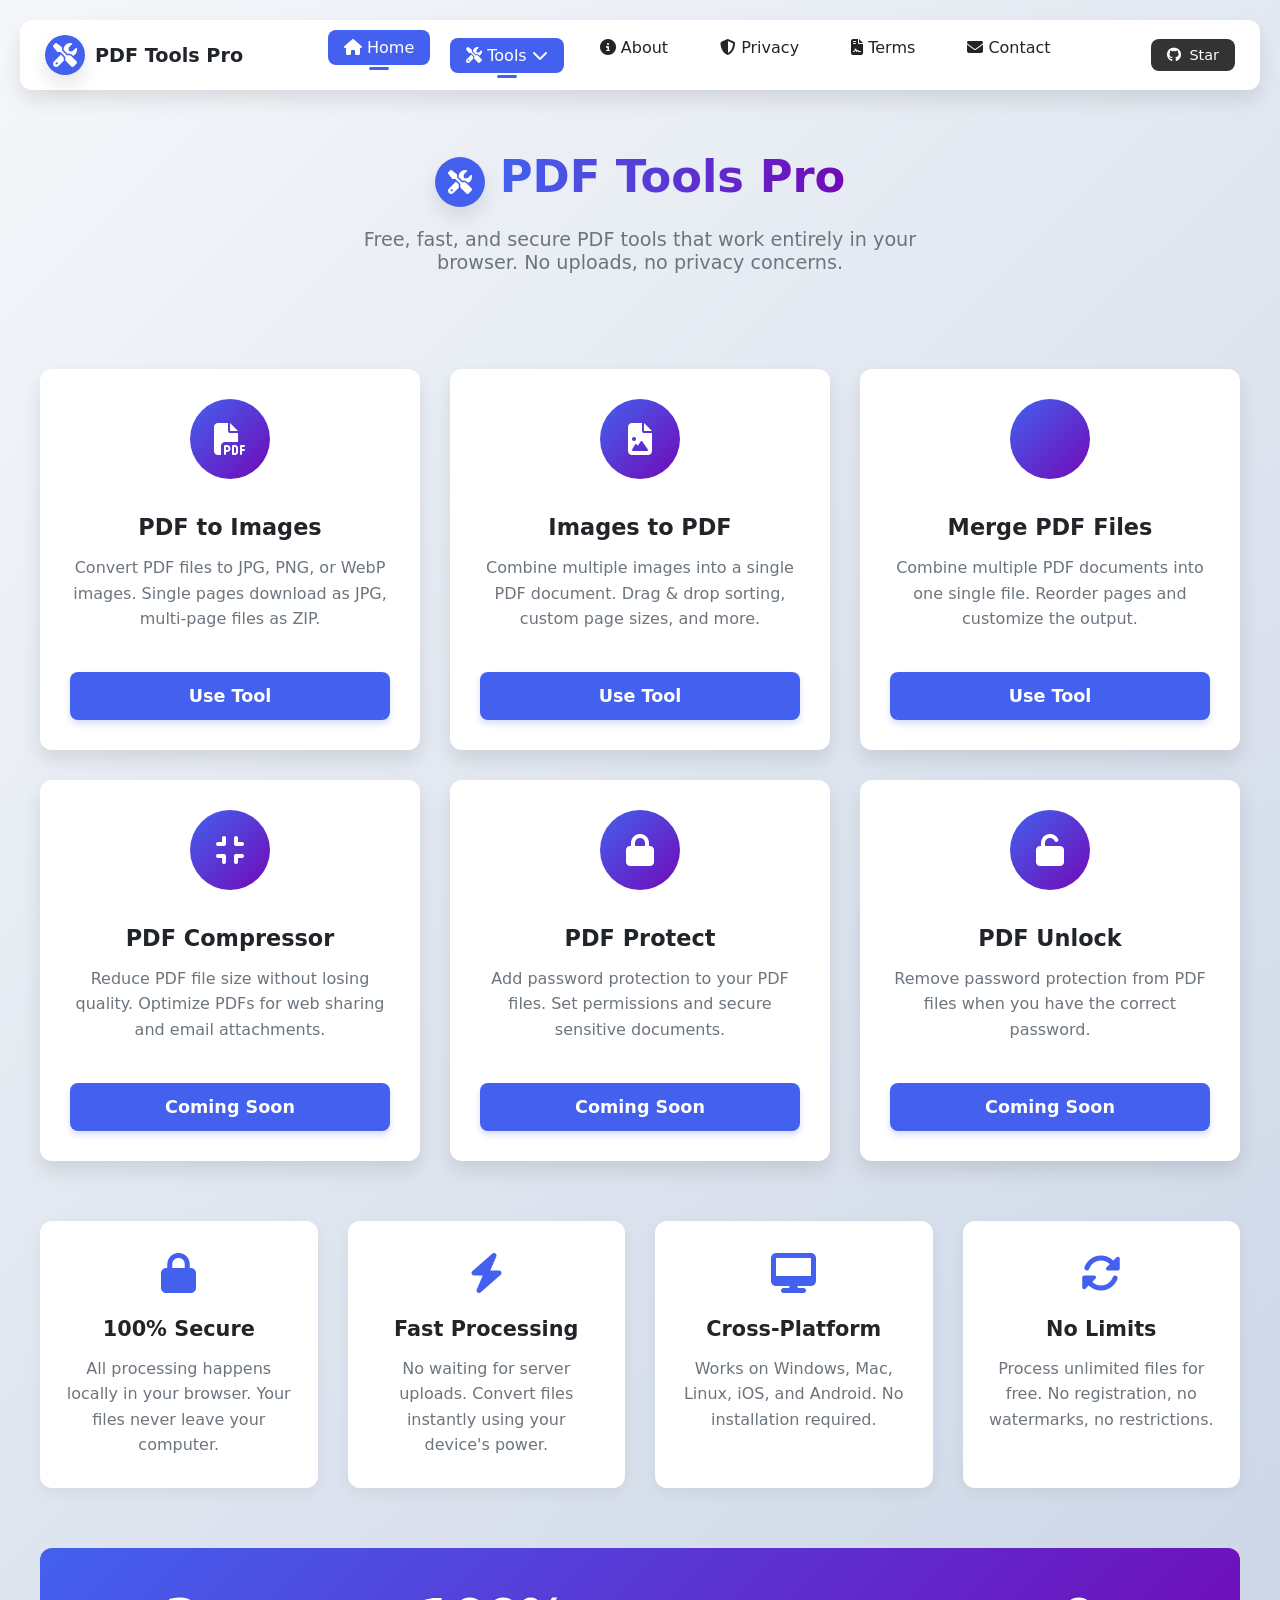
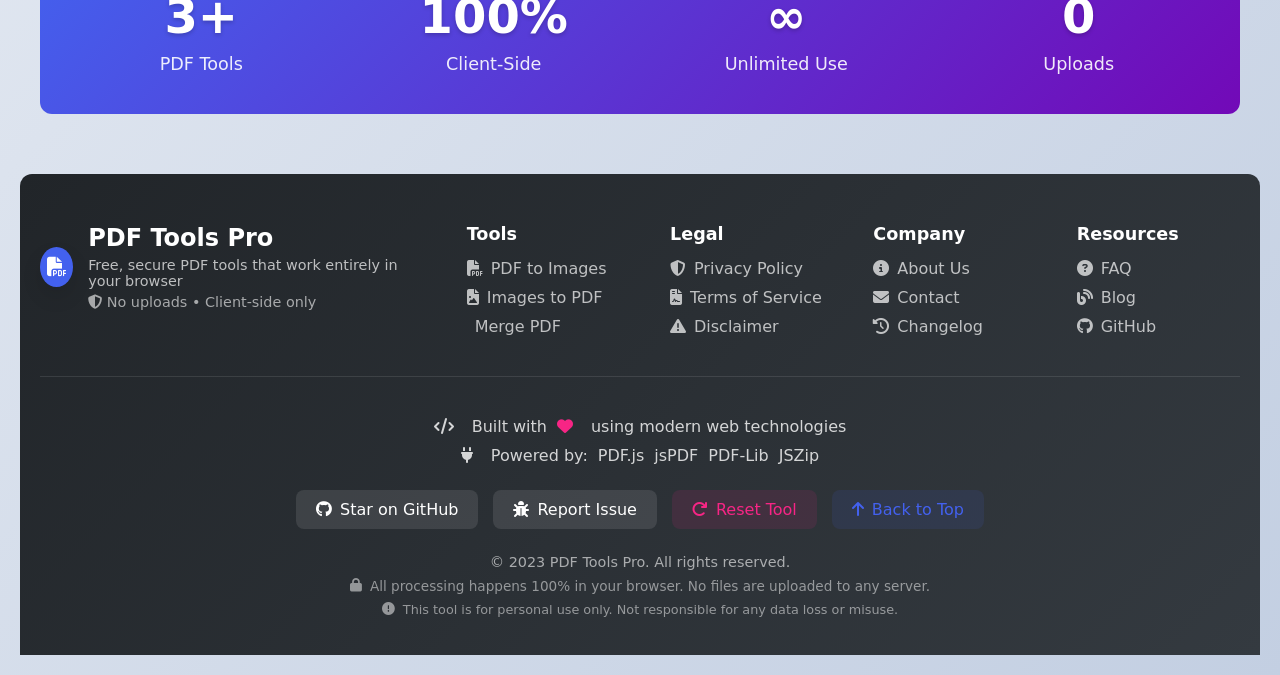
<file: index.html>
<!DOCTYPE html>
<html lang="en">
<head>
    <meta charset="UTF-8">
    <meta name="viewport" content="width=device-width, initial-scale=1.0">
    <title>PDF Tools Pro | Free Online PDF Converter</title>
    <link rel="stylesheet" href="https://cdnjs.cloudflare.com/ajax/libs/font-awesome/6.4.0/css/all.min.css">
    <link rel="stylesheet" href="style.css">
    <link rel="icon" href="assets/images/favicon.ico" type="image/x-icon">
</head>
<body>
    <div id="navigation-container"></div>
    
    <div class="container">
        <header>
            <div class="logo">
                <div class="logo-icon">
                    <i class="fas fa-tools"></i>
                </div>
                <h1>PDF Tools Pro</h1>
            </div>
            <p class="tagline">Free, fast, and secure PDF tools that work entirely in your browser. No uploads, no privacy concerns.</p>
        </header>

        <main>
            <div class="tools-grid">
                <a href="pdf-to-images.html" class="tool-card">
                    <div class="tool-icon">
                        <i class="fas fa-file-pdf"></i>
                    </div>
                    <h3>PDF to Images</h3>
                    <p>Convert PDF files to JPG, PNG, or WebP images. Single pages download as JPG, multi-page files as ZIP.</p>
                    <div class="btn" style="margin-top: 20px;">Use Tool</div>
                </a>
                
                <a href="image-to-pdf.html" class="tool-card">
                    <div class="tool-icon">
                        <i class="fas fa-file-image"></i>
                    </div>
                    <h3>Images to PDF</h3>
                    <p>Combine multiple images into a single PDF document. Drag & drop sorting, custom page sizes, and more.</p>
                    <div class="btn" style="margin-top: 20px;">Use Tool</div>
                </a>
                
                <a href="tools/merge-pdf.html" class="tool-card">
                    <div class="tool-icon">
                        <i class="fas fa-merge"></i>
                    </div>
                    <h3>Merge PDF Files</h3>
                    <p>Combine multiple PDF documents into one single file. Reorder pages and customize the output.</p>
                    <div class="btn" style="margin-top: 20px;">Use Tool</div>
                </a>
                
                <a href="#" class="tool-card">
                    <div class="tool-icon">
                        <i class="fas fa-compress"></i>
                    </div>
                    <h3>PDF Compressor</h3>
                    <p>Reduce PDF file size without losing quality. Optimize PDFs for web sharing and email attachments.</p>
                    <div class="btn" style="margin-top: 20px;">Coming Soon</div>
                </a>
                
                <a href="#" class="tool-card">
                    <div class="tool-icon">
                        <i class="fas fa-lock"></i>
                    </div>
                    <h3>PDF Protect</h3>
                    <p>Add password protection to your PDF files. Set permissions and secure sensitive documents.</p>
                    <div class="btn" style="margin-top: 20px;">Coming Soon</div>
                </a>
                
                <a href="#" class="tool-card">
                    <div class="tool-icon">
                        <i class="fas fa-unlock"></i>
                    </div>
                    <h3>PDF Unlock</h3>
                    <p>Remove password protection from PDF files when you have the correct password.</p>
                    <div class="btn" style="margin-top: 20px;">Coming Soon</div>
                </a>
            </div>
            
            <div class="features" style="margin-top: 60px;">
                <div class="feature-card">
                    <div class="feature-icon">
                        <i class="fas fa-lock"></i>
                    </div>
                    <h3>100% Secure</h3>
                    <p>All processing happens locally in your browser. Your files never leave your computer.</p>
                </div>
                
                <div class="feature-card">
                    <div class="feature-icon">
                        <i class="fas fa-bolt"></i>
                    </div>
                    <h3>Fast Processing</h3>
                    <p>No waiting for server uploads. Convert files instantly using your device's power.</p>
                </div>
                
                <div class="feature-card">
                    <div class="feature-icon">
                        <i class="fas fa-desktop"></i>
                    </div>
                    <h3>Cross-Platform</h3>
                    <p>Works on Windows, Mac, Linux, iOS, and Android. No installation required.</p>
                </div>
                
                <div class="feature-card">
                    <div class="feature-icon">
                        <i class="fas fa-sync-alt"></i>
                    </div>
                    <h3>No Limits</h3>
                    <p>Process unlimited files for free. No registration, no watermarks, no restrictions.</p>
                </div>
            </div>
            
            <div class="stats" style="margin-top: 60px;">
                <div class="stat-item">
                    <div class="stat-value">3+</div>
                    <div class="stat-label">PDF Tools</div>
                </div>
                <div class="stat-item">
                    <div class="stat-value">100%</div>
                    <div class="stat-label">Client-Side</div>
                </div>
                <div class="stat-item">
                    <div class="stat-value">∞</div>
                    <div class="stat-label">Unlimited Use</div>
                </div>
                <div class="stat-item">
                    <div class="stat-value">0</div>
                    <div class="stat-label">Uploads</div>
                </div>
            </div>
        </main>
    </div>
    
    <div id="footer-container"></div>

    <script>
        // Load navigation
        fetch('components/navigation.html')
            .then(response => {
                if (!response.ok) throw new Error('Network response was not ok');
                return response.text();
            })
            .then(data => {
                document.getElementById('navigation-container').innerHTML = data;
                // Update active link for home page
                const links = document.querySelectorAll('.nav-link');
                links.forEach(link => link.classList.remove('active'));
                
                // Set active for home if on index page
                const currentPath = window.location.pathname;
                if (currentPath.endsWith('index.html') || currentPath.endsWith('/')) {
                    links.forEach(link => {
                        if (link.href.includes('index.html') || link.getAttribute('href') === '/') {
                            link.classList.add('active');
                        }
                    });
                }
            })
            .catch(error => {
                console.error('Error loading navigation:', error);
                // Fallback navigation
                document.getElementById('navigation-container').innerHTML = `
                    <nav class="navbar">
                        <a href="/" class="nav-brand">
                            <div class="logo-icon"><i class="fas fa-tools"></i></div>
                            PDF Tools Pro
                        </a>
                    </nav>`;
            });
        
        // Load footer
        fetch('components/footer.html')
            .then(response => {
                if (!response.ok) throw new Error('Network response was not ok');
                return response.text();
            })
            .then(data => {
                document.getElementById('footer-container').innerHTML = data;
            })
            .catch(error => {
                console.error('Error loading footer:', error);
                // Fallback footer
                document.getElementById('footer-container').innerHTML = `
                    <footer class="footer">
                        <div class="footer-content">
                            <div class="footer-copyright">
                                <p>© ${new Date().getFullYear()} PDF Tools Pro. All rights reserved.</p>
                                <p class="disclaimer">All tools work 100% in your browser. No files are uploaded to any server.</p>
                            </div>
                        </div>
                    </footer>`;
            });
    </script>
</body>
</html>
</file>
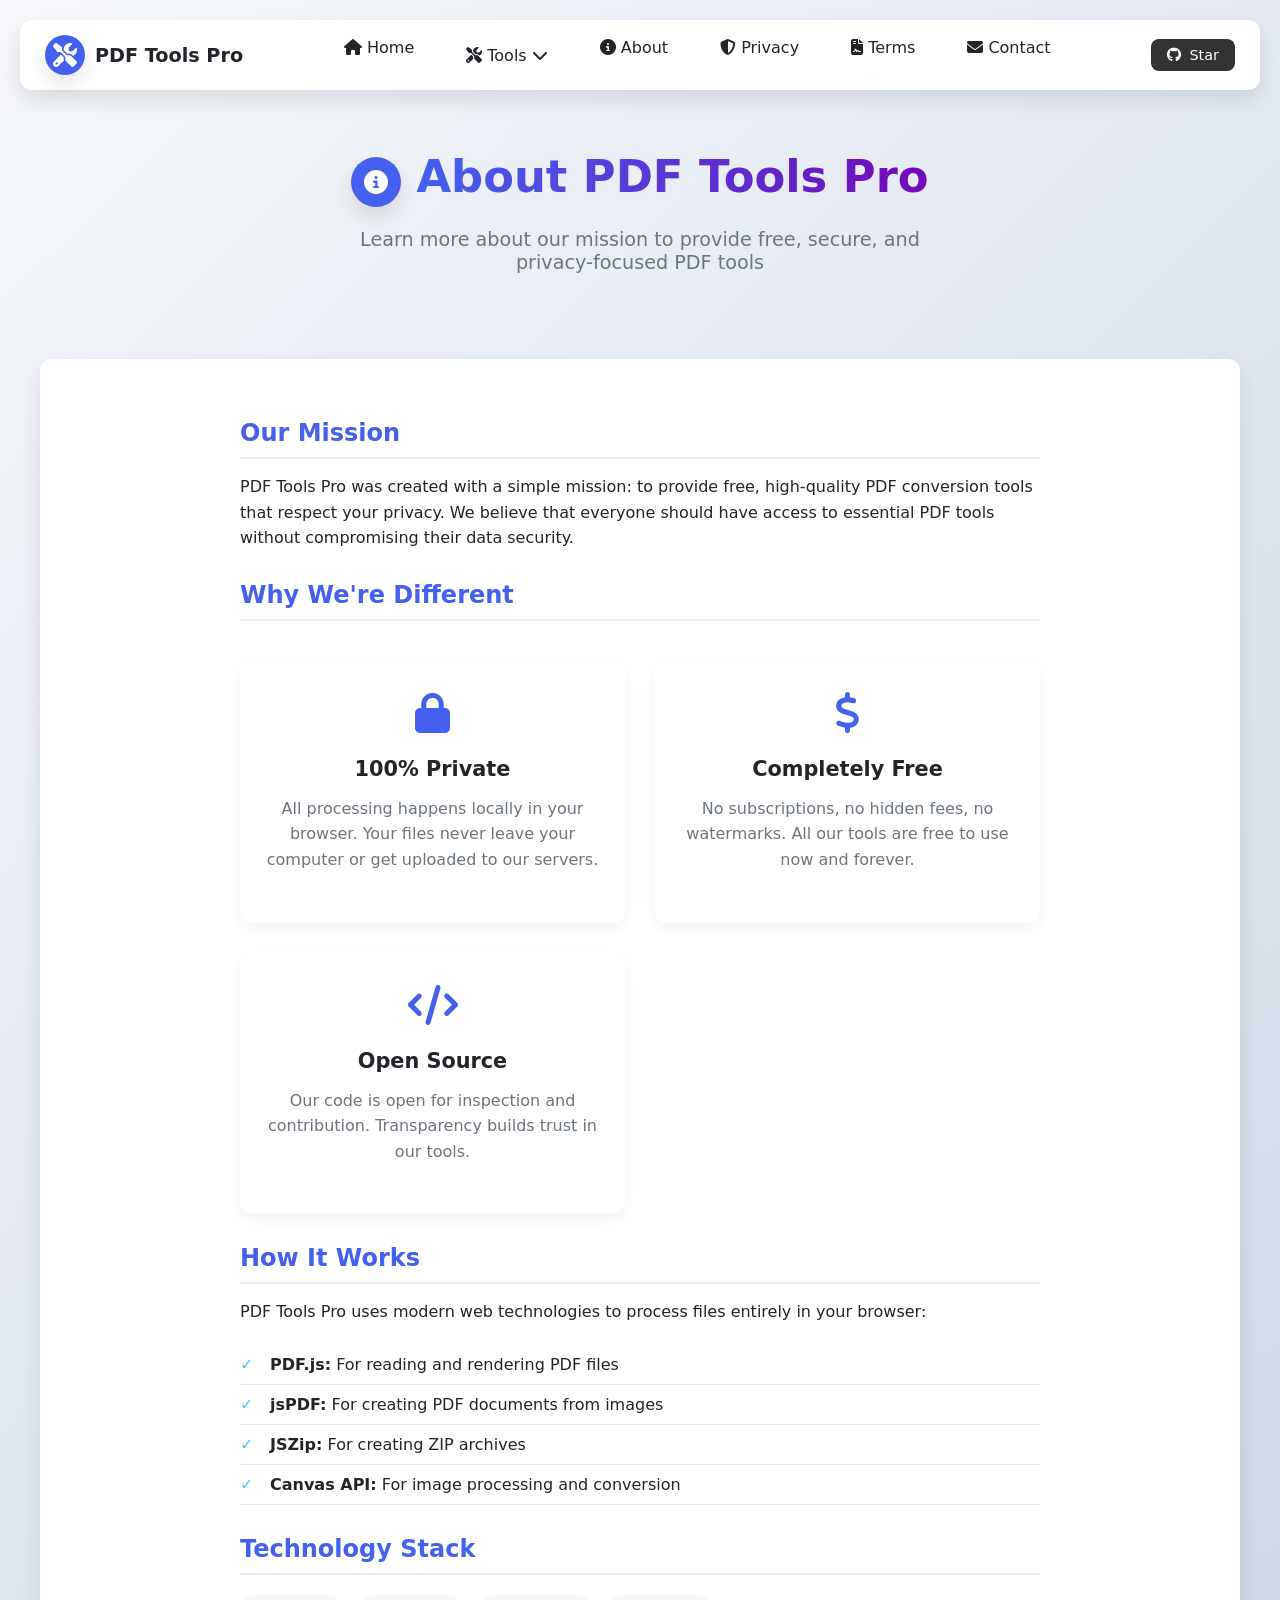
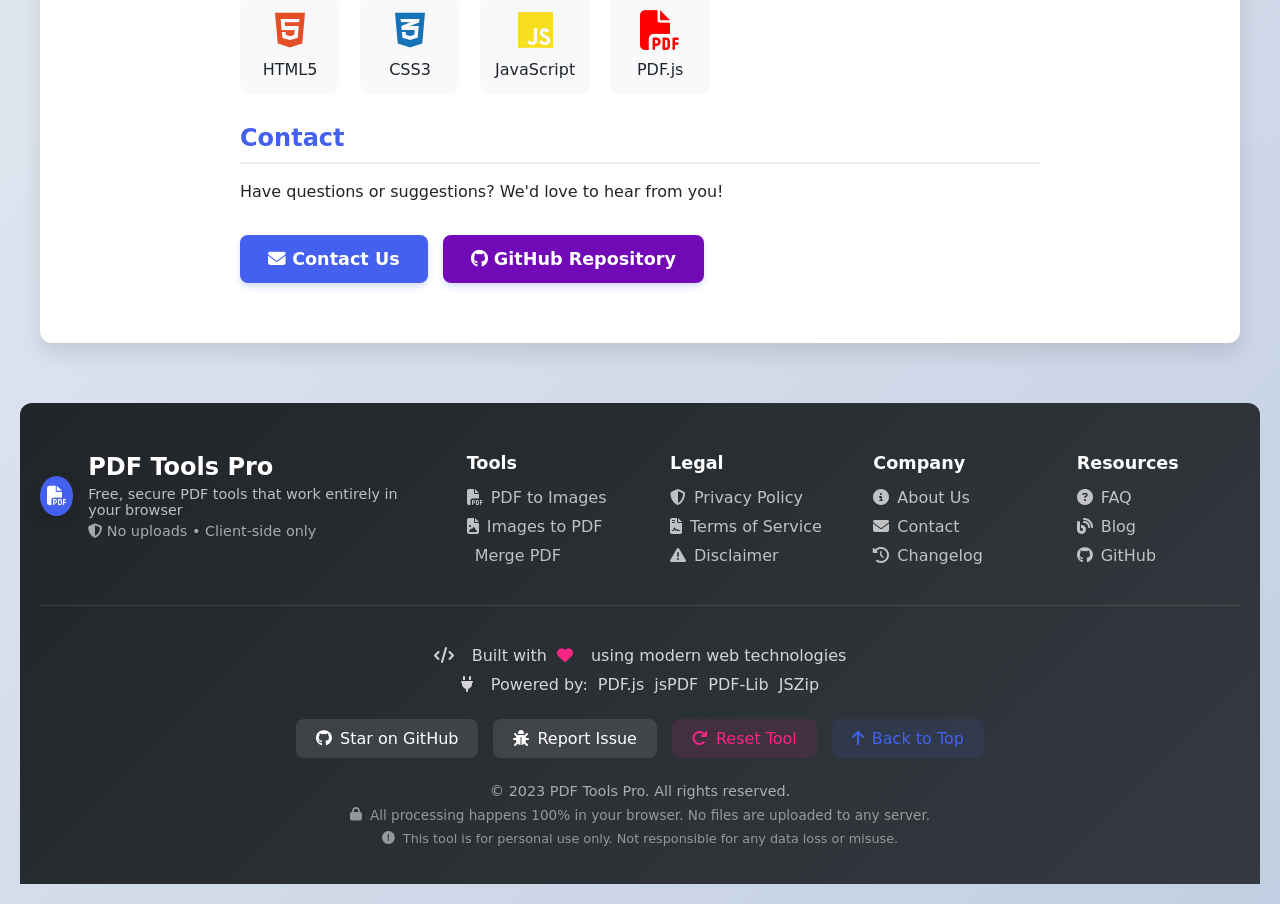
<file: about.html>
<!DOCTYPE html>
<html lang="en">
<head>
    <meta charset="UTF-8">
    <meta name="viewport" content="width=device-width, initial-scale=1.0">
    <title>About Us | PDF Tools Pro</title>
    <link rel="stylesheet" href="https://cdnjs.cloudflare.com/ajax/libs/font-awesome/6.4.0/css/all.min.css">
    <link rel="stylesheet" href="style.css">
    <link rel="icon" href="assets/images/favicon.ico" type="image/x-icon">
</head>
<body>
    <!-- Navigation -->
    <div id="navigation-container"></div>
    
    <div class="container">
        <header>
            <div class="logo">
                <div class="logo-icon">
                    <i class="fas fa-info-circle"></i>
                </div>
                <h1>About PDF Tools Pro</h1>
            </div>
            <p class="tagline">Learn more about our mission to provide free, secure, and privacy-focused PDF tools</p>
        </header>
        
        <main>
            <div class="app-card">
                <div class="card-body">
                    <div class="about-content">
                        <h2>Our Mission</h2>
                        <p>PDF Tools Pro was created with a simple mission: to provide free, high-quality PDF conversion tools that respect your privacy. We believe that everyone should have access to essential PDF tools without compromising their data security.</p>
                        
                        <h2>Why We're Different</h2>
                        <div class="features">
                            <div class="feature-card">
                                <div class="feature-icon">
                                    <i class="fas fa-lock"></i>
                                </div>
                                <h3>100% Private</h3>
                                <p>All processing happens locally in your browser. Your files never leave your computer or get uploaded to our servers.</p>
                            </div>
                            
                            <div class="feature-card">
                                <div class="feature-icon">
                                    <i class="fas fa-dollar-sign"></i>
                                </div>
                                <h3>Completely Free</h3>
                                <p>No subscriptions, no hidden fees, no watermarks. All our tools are free to use now and forever.</p>
                            </div>
                            
                            <div class="feature-card">
                                <div class="feature-icon">
                                    <i class="fas fa-code"></i>
                                </div>
                                <h3>Open Source</h3>
                                <p>Our code is open for inspection and contribution. Transparency builds trust in our tools.</p>
                            </div>
                        </div>
                        
                        <h2>How It Works</h2>
                        <p>PDF Tools Pro uses modern web technologies to process files entirely in your browser:</p>
                        <ul class="feature-list">
                            <li><strong>PDF.js:</strong> For reading and rendering PDF files</li>
                            <li><strong>jsPDF:</strong> For creating PDF documents from images</li>
                            <li><strong>JSZip:</strong> For creating ZIP archives</li>
                            <li><strong>Canvas API:</strong> For image processing and conversion</li>
                        </ul>
                        
                        <h2>Technology Stack</h2>
                        <div class="tech-stack">
                            <div class="tech-item">
                                <i class="fab fa-html5" style="color: #e34f26;"></i>
                                <span>HTML5</span>
                            </div>
                            <div class="tech-item">
                                <i class="fab fa-css3-alt" style="color: #1572b6;"></i>
                                <span>CSS3</span>
                            </div>
                            <div class="tech-item">
                                <i class="fab fa-js" style="color: #f7df1e;"></i>
                                <span>JavaScript</span>
                            </div>
                            <div class="tech-item">
                                <i class="fas fa-file-pdf" style="color: #ff0000;"></i>
                                <span>PDF.js</span>
                            </div>
                        </div>
                        
                        <h2>Contact</h2>
                        <p>Have questions or suggestions? We'd love to hear from you!</p>
                        <div class="contact-info">
                            <a href="contact.html" class="btn">
                                <i class="fas fa-envelope"></i> Contact Us
                            </a>
                            <a href="https://github.com" target="_blank" class="btn btn-secondary">
                                <i class="fab fa-github"></i> GitHub Repository
                            </a>
                        </div>
                    </div>
                </div>
            </div>
        </main>
    </div>
    
    <!-- Footer -->
    <div id="footer-container"></div>
    
    <script>
        // Load navigation
        fetch('components/navigation.html')
            .then(response => response.text())
            .then(data => {
                document.getElementById('navigation-container').innerHTML = data;
            });
        
        // Load footer
        fetch('components/footer.html')
            .then(response => response.text())
            .then(data => {
                document.getElementById('footer-container').innerHTML = data;
            });
    </script>
</body>
</html>
</file>
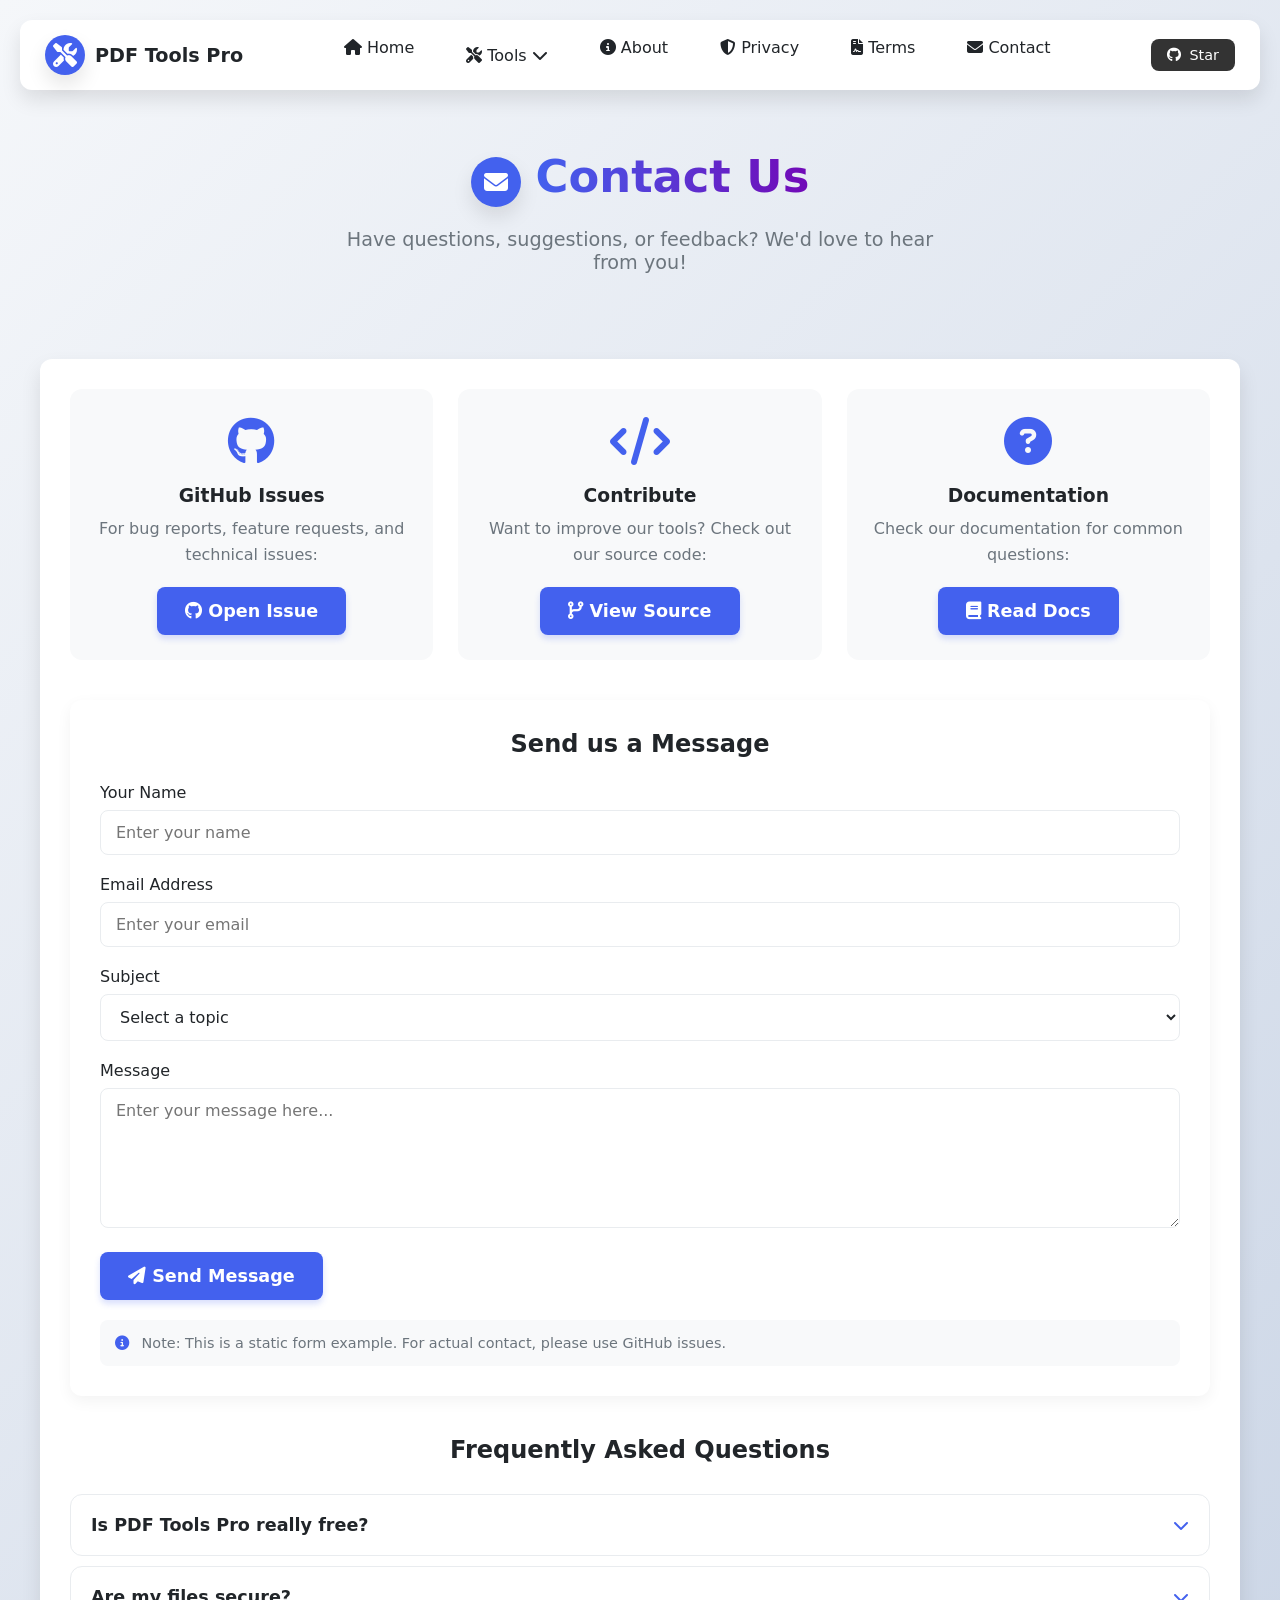
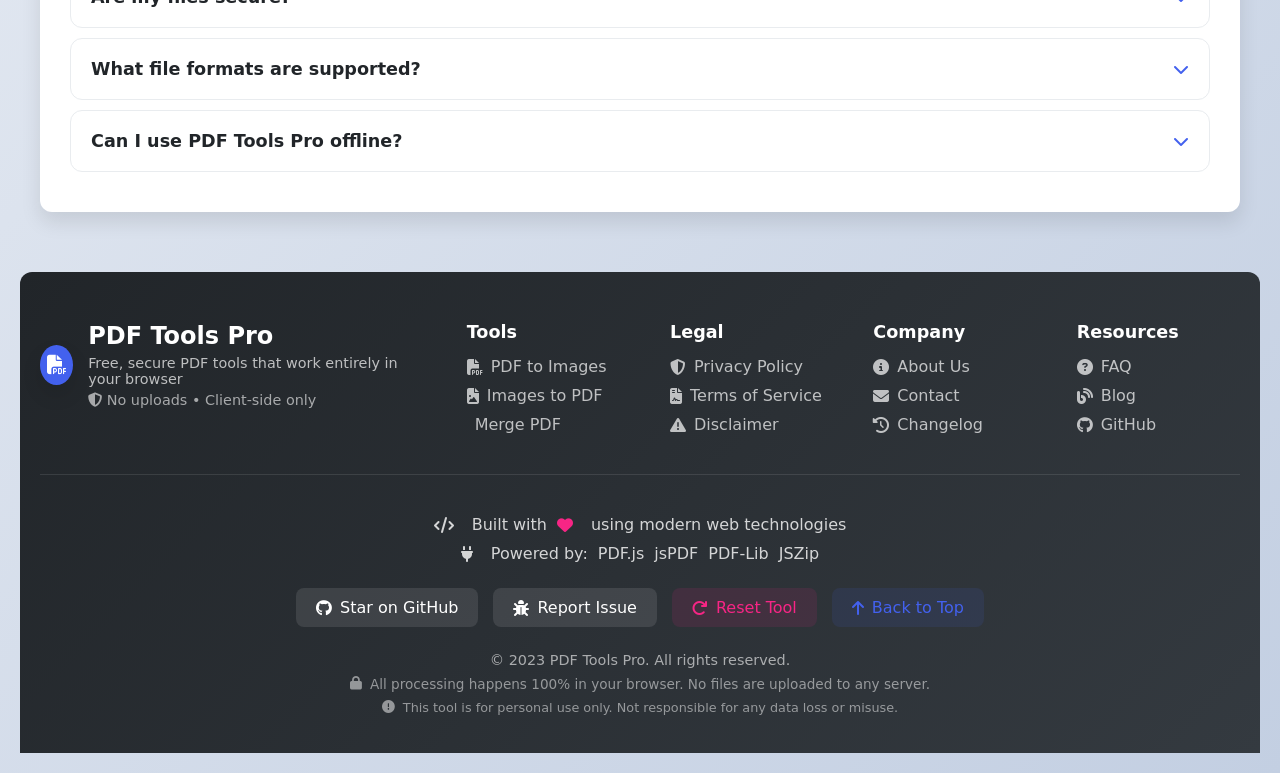
<file: contact.html>
<!DOCTYPE html>
<html lang="en">
<head>
    <meta charset="UTF-8">
    <meta name="viewport" content="width=device-width, initial-scale=1.0">
    <title>Contact Us | PDF Tools Pro</title>
    <link rel="stylesheet" href="https://cdnjs.cloudflare.com/ajax/libs/font-awesome/6.4.0/css/all.min.css">
    <link rel="stylesheet" href="style.css">
    <link rel="icon" href="assets/images/favicon.ico" type="image/x-icon">
</head>
<body>
    <div id="navigation-container"></div>
    
    <div class="container">
        <header>
            <div class="logo">
                <div class="logo-icon">
                    <i class="fas fa-envelope"></i>
                </div>
                <h1>Contact Us</h1>
            </div>
            <p class="tagline">Have questions, suggestions, or feedback? We'd love to hear from you!</p>
        </header>
        
        <main>
            <div class="app-card">
                <div class="card-body">
                    <div class="contact-content">
                        <div class="contact-methods">
                            <div class="contact-card">
                                <div class="contact-icon">
                                    <i class="fab fa-github"></i>
                                </div>
                                <h3>GitHub Issues</h3>
                                <p>For bug reports, feature requests, and technical issues:</p>
                                <a href="https://github.com" target="_blank" class="btn">
                                    <i class="fab fa-github"></i> Open Issue
                                </a>
                            </div>
                            
                            <div class="contact-card">
                                <div class="contact-icon">
                                    <i class="fas fa-code"></i>
                                </div>
                                <h3>Contribute</h3>
                                <p>Want to improve our tools? Check out our source code:</p>
                                <a href="https://github.com" target="_blank" class="btn">
                                    <i class="fas fa-code-branch"></i> View Source
                                </a>
                            </div>
                            
                            <div class="contact-card">
                                <div class="contact-icon">
                                    <i class="fas fa-question-circle"></i>
                                </div>
                                <h3>Documentation</h3>
                                <p>Check our documentation for common questions:</p>
                                <a href="#" class="btn">
                                    <i class="fas fa-book"></i> Read Docs
                                </a>
                            </div>
                        </div>
                        
                        <div class="contact-form-container">
                            <h2>Send us a Message</h2>
                            <form id="contactForm" class="contact-form">
                                <div class="form-group">
                                    <label for="name">Your Name</label>
                                    <input type="text" id="name" name="name" placeholder="Enter your name" required>
                                </div>
                                
                                <div class="form-group">
                                    <label for="email">Email Address</label>
                                    <input type="email" id="email" name="email" placeholder="Enter your email" required>
                                </div>
                                
                                <div class="form-group">
                                    <label for="subject">Subject</label>
                                    <select id="subject" name="subject" required>
                                        <option value="">Select a topic</option>
                                        <option value="bug">Bug Report</option>
                                        <option value="feature">Feature Request</option>
                                        <option value="privacy">Privacy Concern</option>
                                        <option value="other">Other</option>
                                    </select>
                                </div>
                                
                                <div class="form-group">
                                    <label for="message">Message</label>
                                    <textarea id="message" name="message" rows="6" placeholder="Enter your message here..." required></textarea>
                                </div>
                                
                                <div class="form-group">
                                    <button type="submit" class="btn">
                                        <i class="fas fa-paper-plane"></i> Send Message
                                    </button>
                                </div>
                                
                                <div class="form-note">
                                    <p><i class="fas fa-info-circle"></i> Note: This is a static form example. For actual contact, please use GitHub issues.</p>
                                </div>
                            </form>
                        </div>
                        
                        <div class="faq-section">
                            <h2>Frequently Asked Questions</h2>
                            
                            <div class="faq-item">
                                <div class="faq-question">
                                    <h3>Is PDF Tools Pro really free?</h3>
                                    <i class="fas fa-chevron-down"></i>
                                </div>
                                <div class="faq-answer">
                                    <p>Yes! All our tools are completely free to use. No subscriptions, no hidden fees, and no watermarks on your converted files.</p>
                                </div>
                            </div>
                            
                            <div class="faq-item">
                                <div class="faq-question">
                                    <h3>Are my files secure?</h3>
                                    <i class="fas fa-chevron-down"></i>
                                </div>
                                <div class="faq-answer">
                                    <p>Absolutely. All processing happens locally in your browser. Your files never leave your computer or get uploaded to our servers.</p>
                                </div>
                            </div>
                            
                            <div class="faq-item">
                                <div class="faq-question">
                                    <h3>What file formats are supported?</h3>
                                    <i class="fas fa-chevron-down"></i>
                                </div>
                                <div class="faq-answer">
                                    <p>For PDF to Images: PDF files only. For Images to PDF: JPG, PNG, WebP, GIF, and other common image formats.</p>
                                </div>
                            </div>
                            
                            <div class="faq-item">
                                <div class="faq-question">
                                    <h3>Can I use PDF Tools Pro offline?</h3>
                                    <i class="fas fa-chevron-down"></i>
                                </div>
                                <div class="faq-answer">
                                    <p>Yes! You can download the source code from GitHub and run it locally on your computer without an internet connection.</p>
                                </div>
                            </div>
                        </div>
                    </div>
                </div>
            </div>
        </main>
    </div>
    
    <div id="footer-container"></div>
    
    <script>
        fetch('components/navigation.html')
            .then(response => response.text())
            .then(data => {
                document.getElementById('navigation-container').innerHTML = data;
            });
        
        fetch('components/footer.html')
            .then(response => response.text())
            .then(data => {
                document.getElementById('footer-container').innerHTML = data;
            });
        
        // FAQ functionality
        document.addEventListener('DOMContentLoaded', function() {
            const faqQuestions = document.querySelectorAll('.faq-question');
            
            faqQuestions.forEach(question => {
                question.addEventListener('click', () => {
                    const answer = question.nextElementSibling;
                    const icon = question.querySelector('i');
                    
                    answer.classList.toggle('active');
                    icon.classList.toggle('fa-chevron-down');
                    icon.classList.toggle('fa-chevron-up');
                });
            });
            
            // Form submission
            const contactForm = document.getElementById('contactForm');
            if (contactForm) {
                contactForm.addEventListener('submit', function(e) {
                    e.preventDefault();
                    alert('Thank you for your message! This is a demo form. For actual contact, please use GitHub issues.');
                    this.reset();
                });
            }
        });
    </script>
</body>
</html>
</file>
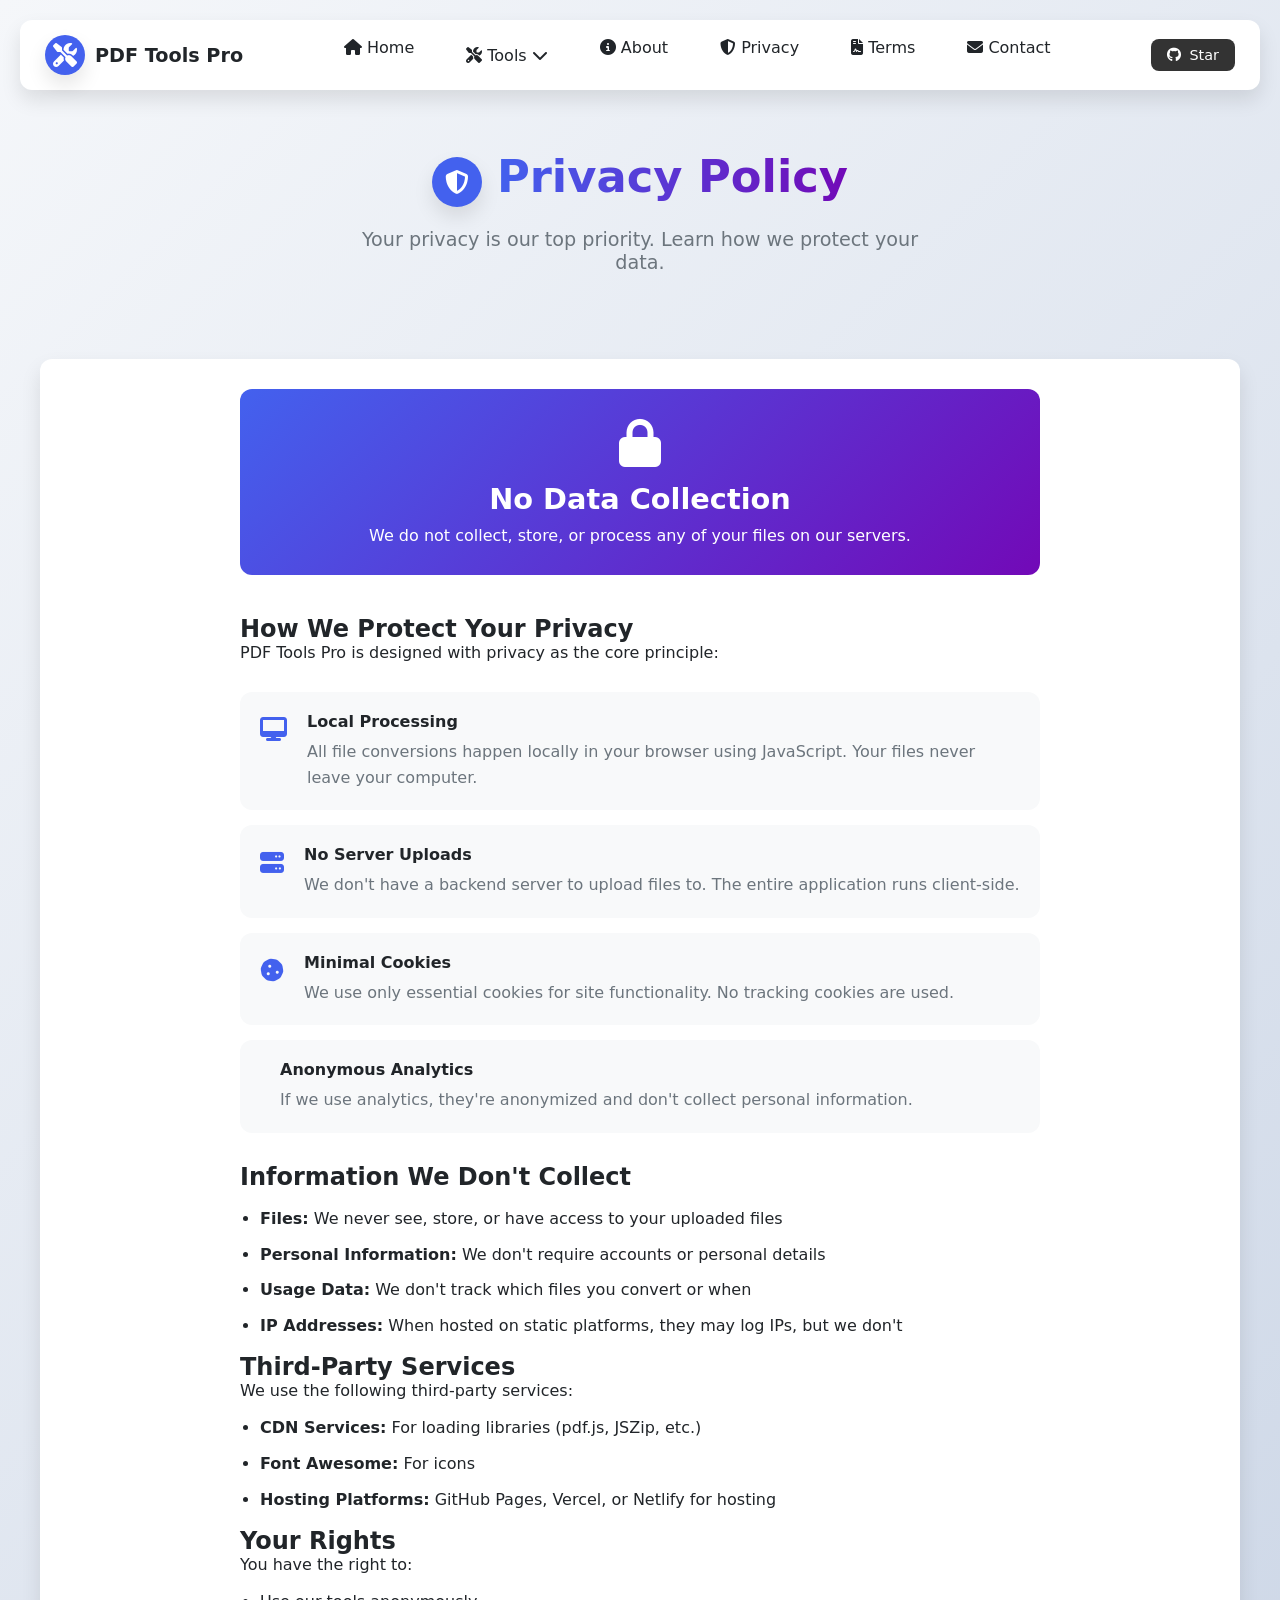
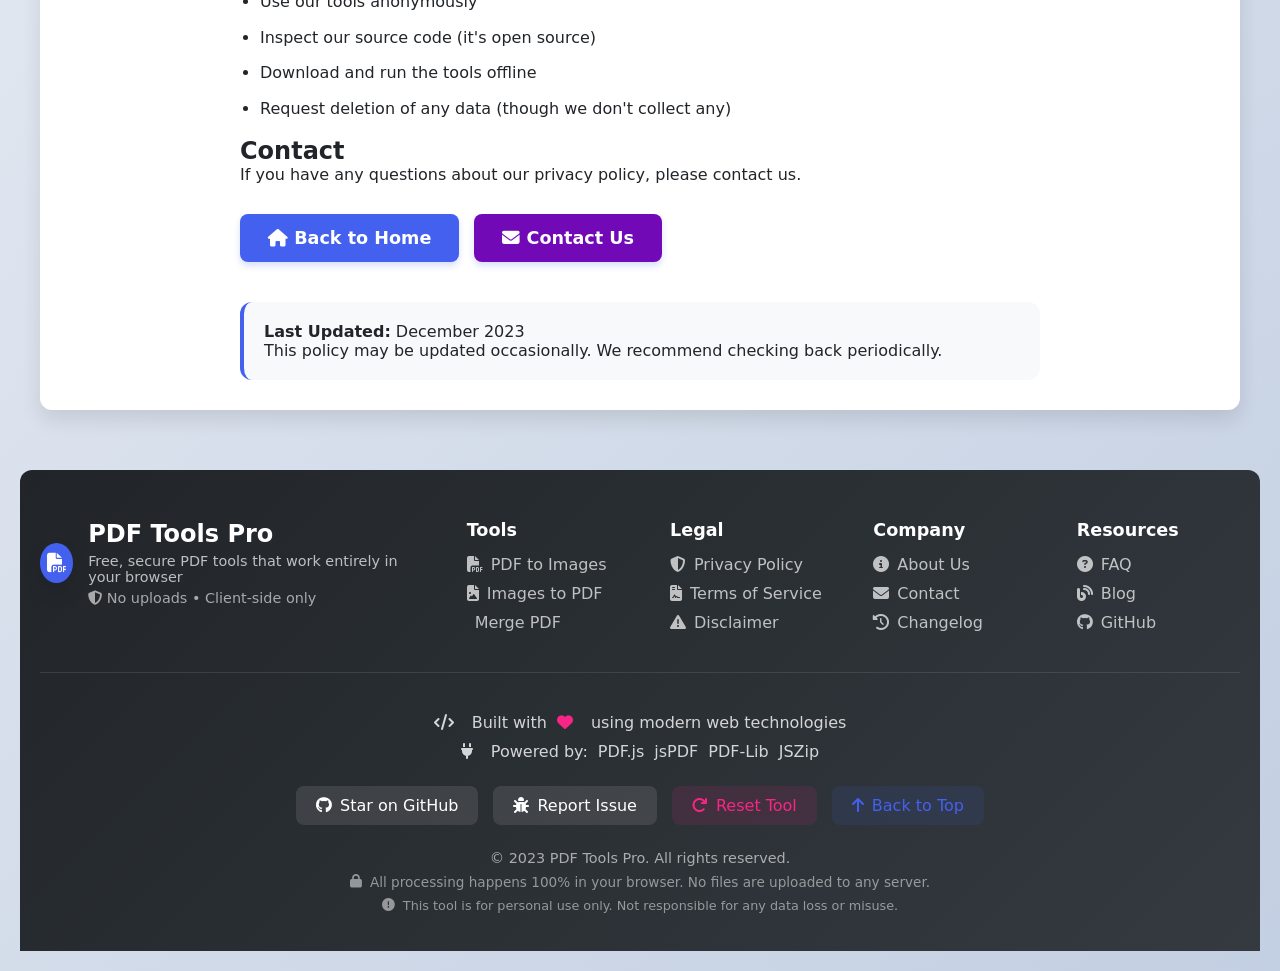
<file: privacy.html>
<!DOCTYPE html>
<html lang="en">
<head>
    <meta charset="UTF-8">
    <meta name="viewport" content="width=device-width, initial-scale=1.0">
    <title>Privacy Policy | PDF Tools Pro</title>
    <link rel="stylesheet" href="https://cdnjs.cloudflare.com/ajax/libs/font-awesome/6.4.0/css/all.min.css">
    <link rel="stylesheet" href="style.css">
    <link rel="icon" href="assets/images/favicon.ico" type="image/x-icon">
</head>
<body>
    <div id="navigation-container"></div>
    
    <div class="container">
        <header>
            <div class="logo">
                <div class="logo-icon">
                    <i class="fas fa-shield-alt"></i>
                </div>
                <h1>Privacy Policy</h1>
            </div>
            <p class="tagline">Your privacy is our top priority. Learn how we protect your data.</p>
        </header>
        
        <main>
            <div class="app-card">
                <div class="card-body">
                    <div class="policy-content">
                        <div class="policy-highlight">
                            <i class="fas fa-lock"></i>
                            <h3>No Data Collection</h3>
                            <p>We do not collect, store, or process any of your files on our servers.</p>
                        </div>
                        
                        <h2>How We Protect Your Privacy</h2>
                        <p>PDF Tools Pro is designed with privacy as the core principle:</p>
                        
                        <div class="privacy-features">
                            <div class="privacy-item">
                                <i class="fas fa-desktop"></i>
                                <div>
                                    <h4>Local Processing</h4>
                                    <p>All file conversions happen locally in your browser using JavaScript. Your files never leave your computer.</p>
                                </div>
                            </div>
                            
                            <div class="privacy-item">
                                <i class="fas fa-server"></i>
                                <div>
                                    <h4>No Server Uploads</h4>
                                    <p>We don't have a backend server to upload files to. The entire application runs client-side.</p>
                                </div>
                            </div>
                            
                            <div class="privacy-item">
                                <i class="fas fa-cookie"></i>
                                <div>
                                    <h4>Minimal Cookies</h4>
                                    <p>We use only essential cookies for site functionality. No tracking cookies are used.</p>
                                </div>
                            </div>
                            
                            <div class="privacy-item">
                                <i class="fas fa-analytics"></i>
                                <div>
                                    <h4>Anonymous Analytics</h4>
                                    <p>If we use analytics, they're anonymized and don't collect personal information.</p>
                                </div>
                            </div>
                        </div>
                        
                        <h2>Information We Don't Collect</h2>
                        <ul>
                            <li><strong>Files:</strong> We never see, store, or have access to your uploaded files</li>
                            <li><strong>Personal Information:</strong> We don't require accounts or personal details</li>
                            <li><strong>Usage Data:</strong> We don't track which files you convert or when</li>
                            <li><strong>IP Addresses:</strong> When hosted on static platforms, they may log IPs, but we don't</li>
                        </ul>
                        
                        <h2>Third-Party Services</h2>
                        <p>We use the following third-party services:</p>
                        <ul>
                            <li><strong>CDN Services:</strong> For loading libraries (pdf.js, JSZip, etc.)</li>
                            <li><strong>Font Awesome:</strong> For icons</li>
                            <li><strong>Hosting Platforms:</strong> GitHub Pages, Vercel, or Netlify for hosting</li>
                        </ul>
                        
                        <h2>Your Rights</h2>
                        <p>You have the right to:</p>
                        <ul>
                            <li>Use our tools anonymously</li>
                            <li>Inspect our source code (it's open source)</li>
                            <li>Download and run the tools offline</li>
                            <li>Request deletion of any data (though we don't collect any)</li>
                        </ul>
                        
                        <h2>Contact</h2>
                        <p>If you have any questions about our privacy policy, please contact us.</p>
                        
                        <div class="policy-actions">
                            <a href="index.html" class="btn">
                                <i class="fas fa-home"></i> Back to Home
                            </a>
                            <a href="contact.html" class="btn btn-secondary">
                                <i class="fas fa-envelope"></i> Contact Us
                            </a>
                        </div>
                        
                        <div class="policy-update">
                            <p><strong>Last Updated:</strong> December 2023</p>
                            <p>This policy may be updated occasionally. We recommend checking back periodically.</p>
                        </div>
                    </div>
                </div>
            </div>
        </main>
    </div>
    
    <div id="footer-container"></div>
    
    <script>
        fetch('components/navigation.html')
            .then(response => response.text())
            .then(data => {
                document.getElementById('navigation-container').innerHTML = data;
            });
        
        fetch('components/footer.html')
            .then(response => response.text())
            .then(data => {
                document.getElementById('footer-container').innerHTML = data;
            });
    </script>
</body>
</html>
</file>
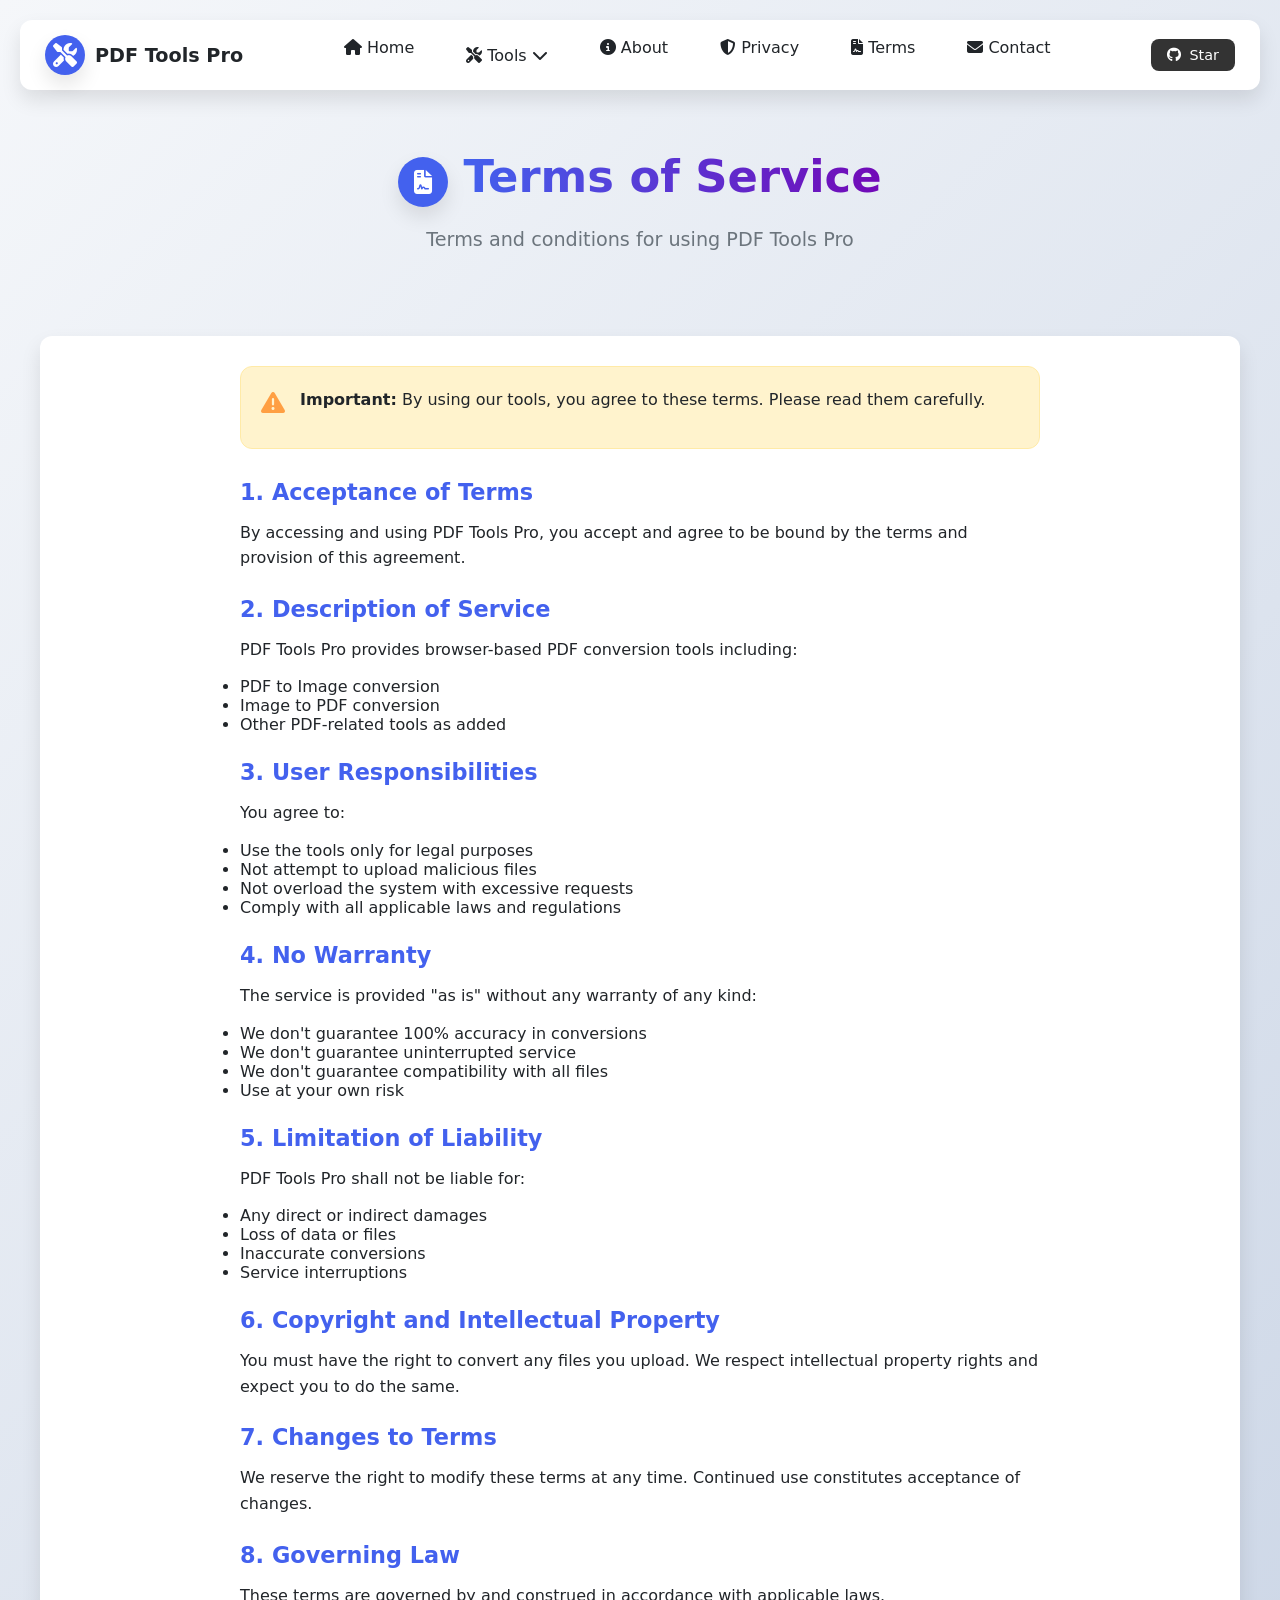
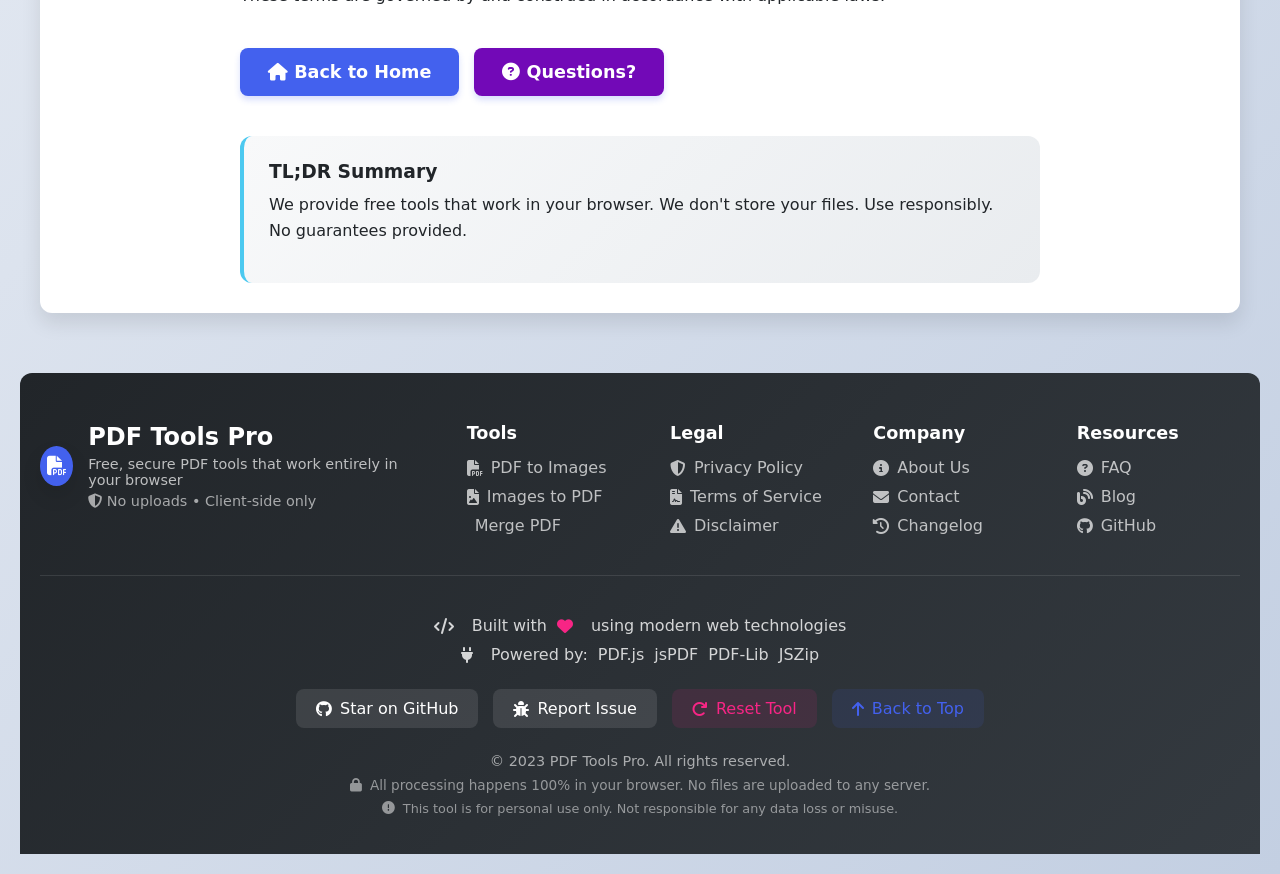
<file: terms.html>
<!DOCTYPE html>
<html lang="en">
<head>
    <meta charset="UTF-8">
    <meta name="viewport" content="width=device-width, initial-scale=1.0">
    <title>Terms of Service | PDF Tools Pro</title>
    <link rel="stylesheet" href="https://cdnjs.cloudflare.com/ajax/libs/font-awesome/6.4.0/css/all.min.css">
    <link rel="stylesheet" href="style.css">
    <link rel="icon" href="assets/images/favicon.ico" type="image/x-icon">
</head>
<body>
    <div id="navigation-container"></div>
    
    <div class="container">
        <header>
            <div class="logo">
                <div class="logo-icon">
                    <i class="fas fa-file-contract"></i>
                </div>
                <h1>Terms of Service</h1>
            </div>
            <p class="tagline">Terms and conditions for using PDF Tools Pro</p>
        </header>
        
        <main>
            <div class="app-card">
                <div class="card-body">
                    <div class="terms-content">
                        <div class="terms-notice">
                            <i class="fas fa-exclamation-triangle"></i>
                            <p><strong>Important:</strong> By using our tools, you agree to these terms. Please read them carefully.</p>
                        </div>
                        
                        <h2>1. Acceptance of Terms</h2>
                        <p>By accessing and using PDF Tools Pro, you accept and agree to be bound by the terms and provision of this agreement.</p>
                        
                        <h2>2. Description of Service</h2>
                        <p>PDF Tools Pro provides browser-based PDF conversion tools including:</p>
                        <ul>
                            <li>PDF to Image conversion</li>
                            <li>Image to PDF conversion</li>
                            <li>Other PDF-related tools as added</li>
                        </ul>
                        
                        <h2>3. User Responsibilities</h2>
                        <p>You agree to:</p>
                        <ul>
                            <li>Use the tools only for legal purposes</li>
                            <li>Not attempt to upload malicious files</li>
                            <li>Not overload the system with excessive requests</li>
                            <li>Comply with all applicable laws and regulations</li>
                        </ul>
                        
                        <h2>4. No Warranty</h2>
                        <p>The service is provided "as is" without any warranty of any kind:</p>
                        <ul>
                            <li>We don't guarantee 100% accuracy in conversions</li>
                            <li>We don't guarantee uninterrupted service</li>
                            <li>We don't guarantee compatibility with all files</li>
                            <li>Use at your own risk</li>
                        </ul>
                        
                        <h2>5. Limitation of Liability</h2>
                        <p>PDF Tools Pro shall not be liable for:</p>
                        <ul>
                            <li>Any direct or indirect damages</li>
                            <li>Loss of data or files</li>
                            <li>Inaccurate conversions</li>
                            <li>Service interruptions</li>
                        </ul>
                        
                        <h2>6. Copyright and Intellectual Property</h2>
                        <p>You must have the right to convert any files you upload. We respect intellectual property rights and expect you to do the same.</p>
                        
                        <h2>7. Changes to Terms</h2>
                        <p>We reserve the right to modify these terms at any time. Continued use constitutes acceptance of changes.</p>
                        
                        <h2>8. Governing Law</h2>
                        <p>These terms are governed by and construed in accordance with applicable laws.</p>
                        
                        <div class="terms-actions">
                            <a href="index.html" class="btn">
                                <i class="fas fa-home"></i> Back to Home
                            </a>
                            <a href="contact.html" class="btn btn-secondary">
                                <i class="fas fa-question-circle"></i> Questions?
                            </a>
                        </div>
                        
                        <div class="terms-summary">
                            <h3>TL;DR Summary</h3>
                            <p>We provide free tools that work in your browser. We don't store your files. Use responsibly. No guarantees provided.</p>
                        </div>
                    </div>
                </div>
            </div>
        </main>
    </div>
    
    <div id="footer-container"></div>
    
    <script>
        fetch('components/navigation.html')
            .then(response => response.text())
            .then(data => {
                document.getElementById('navigation-container').innerHTML = data;
            });
        
        fetch('components/footer.html')
            .then(response => response.text())
            .then(data => {
                document.getElementById('footer-container').innerHTML = data;
            });
    </script>
</body>
</html>
</file>
<file: style.css>
:root {
    --primary: #4361ee;
    --primary-dark: #3a56d4;
    --secondary: #7209b7;
    --light: #f8f9fa;
    --dark: #212529;
    --success: #4cc9f0;
    --warning: #f72585;
    --gray: #6c757d;
    --light-gray: #e9ecef;
    --border-radius: 12px;
    --box-shadow: 0 10px 20px rgba(0,0,0,0.1);
    --transition: all 0.3s ease;
}

* {
    margin: 0;
    padding: 0;
    box-sizing: border-box;
    font-family: 'Segoe UI', system-ui, sans-serif;
}
/* Fix for drag and drop area */
.upload-area {
    cursor: pointer;
    transition: all 0.3s ease;
}

.upload-area.dragover {
    background-color: rgba(67, 97, 238, 0.1) !important;
    border-color: var(--primary) !important;
    transform: scale(1.02);
}

.preview-filename {
    font-size: 0.9rem;
    overflow: hidden;
    text-overflow: ellipsis;
    white-space: nowrap;
    max-width: 80%;
    display: inline-block;
}

/* Fix for buttons in preview items */
.preview-item .btn {
    font-size: 0.8rem;
    padding: 5px 10px;
    margin-top: 5px;
}

/* Better visual feedback for drag and drop */
@keyframes pulse {
    0% { box-shadow: 0 0 0 0 rgba(67, 97, 238, 0.4); }
    70% { box-shadow: 0 0 0 10px rgba(67, 97, 238, 0); }
    100% { box-shadow: 0 0 0 0 rgba(67, 97, 238, 0); }
}

.dragover {
    animation: pulse 1.5s infinite;
}

/* Fix for sortable items */
.sortable-ghost {
    opacity: 0.4;
    background: var(--light-gray);
    border: 2px dashed var(--primary);
}

.sortable-chosen {
    background: var(--light);
    box-shadow: 0 5px 15px rgba(0,0,0,0.1);
}

.sortable-drag {
    opacity: 0.8;
    transform: rotate(2deg);
}

/* Ensure file input is accessible */
.file-input {
    position: absolute;
    width: 1px;
    height: 1px;
    padding: 0;
    margin: -1px;
    overflow: hidden;
    clip: rect(0, 0, 0, 0);
    border: 0;
}
body {
    background: linear-gradient(135deg, #f5f7fa 0%, #c3cfe2 100%);
    min-height: 100vh;
    color: var(--dark);
    padding: 20px;
}

.container {
    max-width: 1200px;
    margin: 0 auto;
}

/* Navigation Styles */
.navbar {
    background: white;
    border-radius: var(--border-radius);
    box-shadow: var(--box-shadow);
    padding: 15px 25px;
    margin-bottom: 30px;
    display: flex;
    justify-content: space-between;
    align-items: center;
}

.nav-brand {
    display: flex;
    align-items: center;
    gap: 10px;
    text-decoration: none;
    color: var(--dark);
    font-weight: bold;
    font-size: 1.2rem;
}

.nav-brand .logo-icon {
    background: var(--primary);
    width: 40px;
    height: 40px;
    border-radius: 50%;
    display: flex;
    align-items: center;
    justify-content: center;
    color: white;
}

.nav-menu {
    display: flex;
    gap: 20px;
    list-style: none;
}

.nav-link {
    color: var(--dark);
    text-decoration: none;
    padding: 8px 16px;
    border-radius: 8px;
    transition: var(--transition);
}

.nav-link:hover, .nav-link.active {
    background: var(--primary);
    color: white;
}

/* Main content styles */
header {
    text-align: center;
    padding: 30px 20px;
    margin-bottom: 30px;
}

.logo {
    display: flex;
    align-items: center;
    justify-content: center;
    gap: 15px;
    margin-bottom: 15px;
}

.logo-icon {
    background: var(--primary);
    width: 50px;
    height: 50px;
    border-radius: 50%;
    display: flex;
    align-items: center;
    justify-content: center;
    color: white;
    font-size: 24px;
    box-shadow: var(--box-shadow);
}

h1 {
    font-size: 2.8rem;
    background: linear-gradient(to right, var(--primary), var(--secondary));
    -webkit-background-clip: text;
    background-clip: text;
    color: transparent;
    margin-bottom: 10px;
}

.tagline {
    font-size: 1.2rem;
    color: var(--gray);
    max-width: 600px;
    margin: 0 auto 25px;
}

.app-card {
    background: white;
    border-radius: var(--border-radius);
    box-shadow: var(--box-shadow);
    overflow: hidden;
    margin-bottom: 30px;
}

.card-header {
    background: linear-gradient(to right, var(--primary), var(--secondary));
    color: white;
    padding: 25px;
    text-align: center;
}

.card-header h2 {
    font-size: 1.8rem;
    margin-bottom: 10px;
}

.card-body {
    padding: 30px;
}

.upload-area {
    border: 3px dashed var(--light-gray);
    border-radius: var(--border-radius);
    padding: 60px 30px;
    text-align: center;
    transition: var(--transition);
    margin-bottom: 30px;
    cursor: pointer;
}

.upload-area:hover, .upload-area.dragover {
    border-color: var(--primary);
    background-color: rgba(67, 97, 238, 0.05);
}

.upload-icon {
    font-size: 4rem;
    color: var(--primary);
    margin-bottom: 20px;
}

.upload-text {
    font-size: 1.3rem;
    margin-bottom: 15px;
    color: var(--dark);
}

.upload-subtext {
    color: var(--gray);
    margin-bottom: 25px;
}

.btn {
    display: inline-block;
    background: var(--primary);
    color: white;
    border: none;
    padding: 14px 28px;
    border-radius: 8px;
    font-size: 1.1rem;
    font-weight: 600;
    cursor: pointer;
    transition: var(--transition);
    text-align: center;
    text-decoration: none;
    box-shadow: 0 4px 6px rgba(67, 97, 238, 0.2);
}

.btn:hover {
    background: var(--primary-dark);
    transform: translateY(-2px);
    box-shadow: 0 6px 12px rgba(67, 97, 238, 0.3);
}

.btn-secondary {
    background: var(--secondary);
}

.btn-secondary:hover {
    background: #5e08a0;
}

.btn-success {
    background: var(--success);
}

.btn-warning {
    background: var(--warning);
}

.file-input {
    display: none;
}

.controls {
    display: flex;
    flex-wrap: wrap;
    gap: 15px;
    justify-content: center;
    margin-top: 25px;
}

.option-group {
    display: flex;
    flex-wrap: wrap;
    gap: 20px;
    margin-top: 25px;
    justify-content: center;
}

.option {
    display: flex;
    align-items: center;
    gap: 8px;
}

.option label {
    color: var(--dark);
    font-weight: 500;
}

select {
    padding: 10px 15px;
    border-radius: 8px;
    border: 1px solid var(--light-gray);
    background: white;
    color: var(--dark);
    font-size: 1rem;
}

.preview-section {
    margin-top: 40px;
}

.preview-header {
    display: flex;
    justify-content: space-between;
    align-items: center;
    margin-bottom: 20px;
    flex-wrap: wrap;
    gap: 15px;
}

.preview-header h3 {
    font-size: 1.5rem;
    color: var(--dark);
}

.preview-container {
    display: grid;
    grid-template-columns: repeat(auto-fill, minmax(250px, 1fr));
    gap: 20px;
}

.preview-item {
    background: var(--light);
    border-radius: var(--border-radius);
    overflow: hidden;
    box-shadow: 0 4px 8px rgba(0,0,0,0.08);
    transition: var(--transition);
}

.preview-item:hover {
    transform: translateY(-5px);
    box-shadow: 0 8px 15px rgba(0,0,0,0.1);
}

.preview-img {
    width: 100%;
    height: 200px;
    object-fit: cover;
    display: block;
    background: #f0f0f0;
}

.preview-info {
    padding: 15px;
}

.preview-info h4 {
    margin-bottom: 8px;
    color: var(--dark);
}

.preview-info p {
    color: var(--gray);
    font-size: 0.9rem;
}

.hidden {
    display: none;
}

.loading {
    text-align: center;
    padding: 40px;
}

.spinner {
    width: 60px;
    height: 60px;
    border: 5px solid rgba(67, 97, 238, 0.2);
    border-top-color: var(--primary);
    border-radius: 50%;
    margin: 0 auto 20px;
    animation: spin 1s linear infinite;
}

@keyframes spin {
    to { transform: rotate(360deg); }
}

.stats {
    display: flex;
    justify-content: space-around;
    flex-wrap: wrap;
    gap: 20px;
    margin-top: 30px;
    padding: 25px;
    background: var(--light);
    border-radius: var(--border-radius);
}

.stat-item {
    text-align: center;
    flex: 1;
    min-width: 150px;
}

.stat-value {
    font-size: 2.5rem;
    font-weight: 700;
    color: var(--primary);
    margin-bottom: 5px;
}

.stat-label {
    color: var(--gray);
    font-size: 1rem;
}

.features {
    display: grid;
    grid-template-columns: repeat(auto-fit, minmax(280px, 1fr));
    gap: 25px;
    margin-top: 40px;
}

.feature-card {
    background: white;
    padding: 25px;
    border-radius: var(--border-radius);
    box-shadow: 0 5px 15px rgba(0,0,0,0.05);
    text-align: center;
    transition: var(--transition);
}

.feature-card:hover {
    transform: translateY(-5px);
    box-shadow: 0 10px 20px rgba(0,0,0,0.1);
}

.feature-icon {
    font-size: 2.5rem;
    color: var(--primary);
    margin-bottom: 20px;
}

.feature-card h3 {
    margin-bottom: 15px;
    color: var(--dark);
}

.feature-card p {
    color: var(--gray);
    line-height: 1.6;
}

@media (max-width: 768px) {
    .navbar {
        flex-direction: column;
        gap: 15px;
    }
    
    .nav-menu {
        flex-wrap: wrap;
        justify-content: center;
    }
    
    h1 {
        font-size: 2.2rem;
    }
    
    .card-body {
        padding: 20px;
    }
    
    .upload-area {
        padding: 40px 20px;
    }
    
    .controls {
        flex-direction: column;
        align-items: center;
    }
    
    .btn {
        width: 100%;
        max-width: 300px;
    }
}
/* Tabs for multiple tools */
.tabs {
    display: flex;
    justify-content: center;
    margin: 30px 0;
    gap: 10px;
}

.tab-btn {
    padding: 12px 30px;
    background: white;
    border: 2px solid var(--light-gray);
    border-radius: var(--border-radius);
    font-size: 1rem;
    font-weight: 600;
    color: var(--dark);
    cursor: pointer;
    transition: var(--transition);
}

.tab-btn:hover {
    border-color: var(--primary);
    color: var(--primary);
}

.tab-btn.active {
    background: var(--primary);
    color: white;
    border-color: var(--primary);
}

/* Sortable styles */
.sortable-ghost {
    opacity: 0.4;
    background: var(--light-gray);
}

.sortable-chosen {
    background: var(--light-gray);
}

.sortable-drag {
    opacity: 1;
}

.preview-item {
    position: relative;
    cursor: move;
}

.preview-header {
    display: flex;
    justify-content: space-between;
    align-items: center;
    padding: 10px 15px;
    background: rgba(0,0,0,0.05);
    border-bottom: 1px solid var(--light-gray);
}

.preview-header span {
    font-weight: 500;
    font-size: 0.9rem;
    white-space: nowrap;
    overflow: hidden;
    text-overflow: ellipsis;
}

.remove-btn {
    background: none;
    border: none;
    color: var(--warning);
    cursor: pointer;
    padding: 5px;
    border-radius: 4px;
    transition: var(--transition);
}

.remove-btn:hover {
    background: rgba(247, 37, 133, 0.1);
}

.preview-info {
    display: flex;
    justify-content: space-between;
    padding: 10px 15px;
    font-size: 0.85rem;
    color: var(--gray);
}

.preview-actions {
    display: flex;
    justify-content: space-between;
    margin-top: 20px;
    padding-top: 20px;
    border-top: 1px solid var(--light-gray);
}

/* Checkbox styling */
.option label[for^="imageOrder"],
.option label[for^="compressImages"],
.option label[for^="addPageNumbers"] {
    display: flex;
    align-items: center;
    gap: 8px;
    cursor: pointer;
}

.option input[type="checkbox"] {
    width: 18px;
    height: 18px;
    cursor: pointer;
}

/* Navigation highlight */
.nav-link.active {
    position: relative;
}

.nav-link.active::after {
    content: '';
    position: absolute;
    bottom: -5px;
    left: 50%;
    transform: translateX(-50%);
    width: 20px;
    height: 3px;
    background: var(--primary);
    border-radius: 2px;
}

/* Tool selection page */
.tools-grid {
    display: grid;
    grid-template-columns: repeat(auto-fit, minmax(300px, 1fr));
    gap: 30px;
    margin-top: 40px;
}

.tool-card {
    background: white;
    border-radius: var(--border-radius);
    padding: 30px;
    text-align: center;
    box-shadow: var(--box-shadow);
    transition: var(--transition);
    text-decoration: none;
    color: inherit;
    display: block;
}

.tool-card:hover {
    transform: translateY(-10px);
    box-shadow: 0 20px 40px rgba(0,0,0,0.15);
}

.tool-icon {
    width: 80px;
    height: 80px;
    background: linear-gradient(135deg, var(--primary), var(--secondary));
    border-radius: 50%;
    display: flex;
    align-items: center;
    justify-content: center;
    margin: 0 auto 20px;
    color: white;
    font-size: 32px;
}

.tool-card h3 {
    margin-bottom: 15px;
    color: var(--dark);
}

.tool-card p {
    color: var(--gray);
    line-height: 1.6;
}
/* Footer Styles */
.footer {
    background: linear-gradient(135deg, #212529 0%, #343a40 100%);
    color: white;
    padding: 50px 20px 30px;
    margin-top: 60px;
    border-radius: var(--border-radius) var(--border-radius) 0 0;
}

.footer-content {
    max-width: 1200px;
    margin: 0 auto;
    text-align: center;
}

.footer-main {
    display: flex;
    flex-wrap: wrap;
    justify-content: space-between;
    align-items: flex-start;
    gap: 40px;
    margin-bottom: 40px;
    padding-bottom: 30px;
    border-bottom: 1px solid rgba(255, 255, 255, 0.1);
    text-align: left;
}

.footer-logo {
    display: flex;
    align-items: center;
    gap: 15px;
    flex: 1;
    min-width: 250px;
}

.logo-icon.small {
    width: 40px;
    height: 40px;
    font-size: 20px;
}

.footer-brand h3 {
    color: white;
    margin-bottom: 5px;
    font-size: 1.5rem;
}

.footer-brand p {
    color: rgba(255, 255, 255, 0.7);
    font-size: 0.9rem;
}

.footer-links {
    display: flex;
    flex-wrap: wrap;
    gap: 40px;
    flex: 2;
}

.link-group {
    text-align: left;
}

.link-group h4 {
    color: white;
    margin-bottom: 15px;
    font-size: 1.1rem;
    font-weight: 600;
}

.link-group a {
    display: block;
    color: rgba(255, 255, 255, 0.7);
    text-decoration: none;
    margin-bottom: 10px;
    transition: var(--transition);
}

.link-group a:hover {
    color: var(--primary);
    transform: translateX(5px);
}

.footer-bottom {
    text-align: center;
}

.footer-tech {
    margin-bottom: 20px;
}

.footer-tech p {
    color: rgba(255, 255, 255, 0.7);
    margin-bottom: 5px;
}

.footer-actions {
    display: flex;
    justify-content: center;
    flex-wrap: wrap;
    gap: 20px;
    margin-bottom: 25px;
}

.github-link, .reset-link {
    display: inline-flex;
    align-items: center;
    gap: 8px;
    color: white;
    text-decoration: none;
    padding: 10px 20px;
    background: rgba(255, 255, 255, 0.1);
    border-radius: 8px;
    transition: var(--transition);
}

.github-link:hover {
    background: rgba(255, 255, 255, 0.2);
    color: white;
}

.reset-link:hover {
    background: rgba(247, 37, 133, 0.2);
    color: #f72585;
}

.footer-copyright {
    color: rgba(255, 255, 255, 0.5);
    font-size: 0.9rem;
    margin-top: 20px;
}

.footer-copyright p {
    margin-bottom: 8px;
}

.disclaimer {
    font-size: 0.8rem;
    color: rgba(255, 255, 255, 0.4);
}

/* Navigation Updates */
.navbar {
    position: relative;
    display: flex;
    justify-content: space-between;
    align-items: center;
    flex-wrap: wrap;
    gap: 20px;
}

.nav-toggle {
    display: none;
    background: none;
    border: none;
    color: var(--dark);
    font-size: 1.5rem;
    cursor: pointer;
    padding: 5px;
}

.dropdown {
    position: relative;
}

.dropdown-toggle {
    display: flex;
    align-items: center;
    gap: 5px;
}

.dropdown-menu {
    position: absolute;
    top: 100%;
    left: 0;
    background: white;
    border-radius: var(--border-radius);
    box-shadow: var(--box-shadow);
    padding: 10px 0;
    min-width: 200px;
    opacity: 0;
    visibility: hidden;
    transform: translateY(10px);
    transition: var(--transition);
    z-index: 1000;
}

.dropdown:hover .dropdown-menu {
    opacity: 1;
    visibility: visible;
    transform: translateY(0);
}

.dropdown-item {
    display: flex;
    align-items: center;
    gap: 10px;
    padding: 10px 20px;
    color: var(--dark);
    text-decoration: none;
    transition: var(--transition);
}

.dropdown-item:hover {
    background: var(--light-gray);
    color: var(--primary);
}

.nav-actions {
    display: flex;
    align-items: center;
    gap: 15px;
}

.github-btn {
    background: #333;
    color: white;
    padding: 8px 16px;
    border-radius: 8px;
    text-decoration: none;
    display: flex;
    align-items: center;
    gap: 8px;
    font-size: 0.9rem;
    transition: var(--transition);
}

.github-btn:hover {
    background: #444;
    transform: translateY(-2px);
}

/* Mobile Navigation */
@media (max-width: 768px) {
    .nav-toggle {
        display: block;
    }
    
    .nav-menu {
        display: none;
        width: 100%;
        flex-direction: column;
        background: white;
        position: absolute;
        top: 100%;
        left: 0;
        border-radius: var(--border-radius);
        box-shadow: var(--box-shadow);
        padding: 20px;
        z-index: 1000;
    }
    
    .nav-menu.active {
        display: flex;
    }
    
    .nav-menu li {
        width: 100%;
        margin-bottom: 10px;
    }
    
    .nav-link {
        display: block;
        width: 100%;
        text-align: left;
    }
    
    .dropdown-menu {
        position: static;
        opacity: 1;
        visibility: visible;
        transform: none;
        box-shadow: none;
        padding-left: 20px;
        display: none;
    }
    
    .dropdown.active .dropdown-menu {
        display: block;
    }
    
    .footer-main {
        flex-direction: column;
        text-align: center;
        gap: 30px;
    }
    
    .footer-logo {
        justify-content: center;
        text-align: center;
    }
    
    .footer-links {
        justify-content: center;
        text-align: center;
        gap: 30px;
    }
    
    .link-group {
        text-align: center;
    }
}
/* About Page Styles */
.about-content {
    max-width: 800px;
    margin: 0 auto;
}

.about-content h2 {
    color: var(--primary);
    margin: 30px 0 15px;
    padding-bottom: 10px;
    border-bottom: 2px solid var(--light-gray);
}

.about-content p {
    line-height: 1.6;
    margin-bottom: 20px;
}

.feature-list {
    list-style: none;
    padding: 0;
    margin: 20px 0;
}

.feature-list li {
    padding: 10px 0;
    padding-left: 30px;
    position: relative;
    border-bottom: 1px solid var(--light-gray);
}

.feature-list li:before {
    content: '✓';
    color: var(--success);
    position: absolute;
    left: 0;
    font-weight: bold;
}

.tech-stack {
    display: flex;
    flex-wrap: wrap;
    gap: 20px;
    margin: 20px 0;
}

.tech-item {
    display: flex;
    flex-direction: column;
    align-items: center;
    gap: 10px;
    padding: 15px;
    background: var(--light);
    border-radius: var(--border-radius);
    min-width: 100px;
}

.tech-item i {
    font-size: 2.5rem;
}

.tech-item span {
    font-weight: 500;
}

.contact-info {
    display: flex;
    gap: 15px;
    flex-wrap: wrap;
    margin: 30px 0;
}

/* Privacy Page Styles */
.policy-content {
    max-width: 800px;
    margin: 0 auto;
}

.policy-highlight {
    background: linear-gradient(135deg, var(--primary), var(--secondary));
    color: white;
    padding: 30px;
    border-radius: var(--border-radius);
    text-align: center;
    margin-bottom: 40px;
}

.policy-highlight i {
    font-size: 3rem;
    margin-bottom: 15px;
}

.policy-highlight h3 {
    margin-bottom: 10px;
    font-size: 1.8rem;
}

.privacy-features {
    margin: 30px 0;
}

.privacy-item {
    display: flex;
    gap: 20px;
    align-items: flex-start;
    padding: 20px;
    background: var(--light);
    border-radius: var(--border-radius);
    margin-bottom: 15px;
}

.privacy-item i {
    color: var(--primary);
    font-size: 1.5rem;
    margin-top: 5px;
}

.privacy-item h4 {
    margin-bottom: 8px;
    color: var(--dark);
}

.privacy-item p {
    color: var(--gray);
    line-height: 1.6;
}

.policy-content ul {
    padding-left: 20px;
    margin: 15px 0;
}

.policy-content li {
    margin-bottom: 10px;
    line-height: 1.6;
}

.policy-actions {
    display: flex;
    gap: 15px;
    flex-wrap: wrap;
    margin: 30px 0;
}

.policy-update {
    background: var(--light);
    padding: 20px;
    border-radius: var(--border-radius);
    margin-top: 40px;
    border-left: 4px solid var(--primary);
}

/* Terms Page Styles */
.terms-content {
    max-width: 800px;
    margin: 0 auto;
}

.terms-notice {
    background: #fff3cd;
    border: 1px solid #ffeaa7;
    padding: 20px;
    border-radius: var(--border-radius);
    display: flex;
    gap: 15px;
    align-items: flex-start;
    margin-bottom: 30px;
}

.terms-notice i {
    color: #ff9f43;
    font-size: 1.5rem;
    margin-top: 3px;
}

.terms-content h2 {
    color: var(--primary);
    margin: 25px 0 15px;
    font-size: 1.4rem;
}

.terms-content p {
    line-height: 1.6;
    margin-bottom: 15px;
}

.terms-actions {
    display: flex;
    gap: 15px;
    flex-wrap: wrap;
    margin: 40px 0;
}

.terms-summary {
    background: linear-gradient(135deg, #f8f9fa, #e9ecef);
    padding: 25px;
    border-radius: var(--border-radius);
    border-left: 4px solid var(--success);
}

.terms-summary h3 {
    color: var(--dark);
    margin-bottom: 10px;
}

/* Contact Page Styles */
.contact-methods {
    display: grid;
    grid-template-columns: repeat(auto-fit, minmax(250px, 1fr));
    gap: 25px;
    margin-bottom: 40px;
}

.contact-card {
    background: var(--light);
    padding: 25px;
    border-radius: var(--border-radius);
    text-align: center;
    transition: var(--transition);
}

.contact-card:hover {
    transform: translateY(-5px);
    box-shadow: var(--box-shadow);
}

.contact-icon {
    font-size: 3rem;
    color: var(--primary);
    margin-bottom: 15px;
}

.contact-card h3 {
    margin-bottom: 10px;
    color: var(--dark);
}

.contact-card p {
    color: var(--gray);
    margin-bottom: 20px;
    line-height: 1.6;
}

.contact-form-container {
    background: white;
    padding: 30px;
    border-radius: var(--border-radius);
    box-shadow: 0 5px 15px rgba(0,0,0,0.05);
    margin-bottom: 40px;
}

.contact-form-container h2 {
    color: var(--dark);
    margin-bottom: 25px;
    text-align: center;
}

.form-group {
    margin-bottom: 20px;
}

.form-group label {
    display: block;
    margin-bottom: 8px;
    color: var(--dark);
    font-weight: 500;
}

.form-group input,
.form-group select,
.form-group textarea {
    width: 100%;
    padding: 12px 15px;
    border: 1px solid var(--light-gray);
    border-radius: 8px;
    font-size: 1rem;
    transition: var(--transition);
}

.form-group input:focus,
.form-group select:focus,
.form-group textarea:focus {
    outline: none;
    border-color: var(--primary);
    box-shadow: 0 0 0 3px rgba(67, 97, 238, 0.1);
}

.form-group textarea {
    resize: vertical;
    min-height: 120px;
}

.form-note {
    background: var(--light);
    padding: 15px;
    border-radius: 8px;
    margin-top: 20px;
    font-size: 0.9rem;
    color: var(--gray);
}

.form-note i {
    color: var(--primary);
    margin-right: 8px;
}

.faq-section {
    margin-top: 40px;
}

.faq-section h2 {
    text-align: center;
    margin-bottom: 30px;
    color: var(--dark);
}

.faq-item {
    background: white;
    border-radius: var(--border-radius);
    margin-bottom: 10px;
    overflow: hidden;
    border: 1px solid var(--light-gray);
}

.faq-question {
    padding: 20px;
    display: flex;
    justify-content: space-between;
    align-items: center;
    cursor: pointer;
    transition: var(--transition);
}

.faq-question:hover {
    background: var(--light);
}

.faq-question h3 {
    font-size: 1.1rem;
    color: var(--dark);
    margin: 0;
}

.faq-question i {
    color: var(--primary);
    transition: var(--transition);
}

.faq-answer {
    padding: 0 20px;
    max-height: 0;
    overflow: hidden;
    transition: var(--transition);
}

.faq-answer.active {
    padding: 20px;
    max-height: 500px;
}

.faq-answer p {
    color: var(--gray);
    line-height: 1.6;
    margin: 0;
}
/* Add merge icon styling */
.tool-icon .fa-merge,
.feature-icon .fa-merge {
    transform: rotate(90deg);
}

/* Improve preview items for PDFs */
.preview-item .preview-img {
    display: flex;
    align-items: center;
    justify-content: center;
    background: linear-gradient(135deg, var(--primary), var(--secondary));
    color: white;
    font-size: 3rem;
}

/* Update button colors for merge tool */
.btn-success {
    background: var(--success);
    color: white;
}

.btn-success:hover {
    background: #3ab3d9;
    transform: translateY(-2px);
}

/* Add margin for merge button */
#mergeBtn {
    margin: 0 5px;
}

/* Improve sort button state */
.sortable-ghost {
    opacity: 0.4;
    background: var(--light-gray);
    border: 2px dashed var(--primary);
}

/* Update footer links for tools folder */
.nav-link[href*="tools/"] {
    position: relative;
}

/* Add tool-specific styles */
.tool-specific {
    max-width: 1200px;
    margin: 0 auto;
}

/* Improve mobile responsiveness for tools */
@media (max-width: 768px) {
    .tool-card {
        margin-bottom: 20px;
    }
    
    .preview-container {
        grid-template-columns: repeat(auto-fill, minmax(200px, 1fr));
    }
}

@media (max-width: 480px) {
    .preview-container {
        grid-template-columns: 1fr;
    }
    
    .option-group {
        flex-direction: column;
        align-items: flex-start;
    }
    
    .option {
        margin-bottom: 10px;
        width: 100%;
    }
    
    .option select {
        width: 100%;
        max-width: 100%;
    }
}
/* Additional CSS for improved homepage */

/* Ensure consistent tool cards height */
.tools-grid {
    display: grid;
    grid-template-columns: repeat(auto-fit, minmax(300px, 1fr));
    gap: 30px;
    margin-top: 40px;
}

.tool-card {
    background: white;
    border-radius: var(--border-radius);
    padding: 30px;
    text-align: center;
    box-shadow: var(--box-shadow);
    transition: var(--transition);
    text-decoration: none;
    color: inherit;
    display: block;
    height: 100%;
    display: flex;
    flex-direction: column;
}

.tool-card:hover {
    transform: translateY(-10px);
    box-shadow: 0 20px 40px rgba(0,0,0,0.15);
}

.tool-card h3 {
    margin: 15px 0;
    color: var(--dark);
    font-size: 1.4rem;
}

.tool-card p {
    color: var(--gray);
    line-height: 1.6;
    flex-grow: 1;
    margin-bottom: 20px;
}

/* Merge icon specific styling */
.fa-merge {
    transform: rotate(90deg);
}

/* Statistics section improvements */
.stats {
    display: flex;
    justify-content: space-around;
    flex-wrap: wrap;
    gap: 20px;
    margin-top: 30px;
    padding: 40px 25px;
    background: linear-gradient(135deg, var(--primary) 0%, var(--secondary) 100%);
    border-radius: var(--border-radius);
    color: white;
}

.stat-item {
    text-align: center;
    flex: 1;
    min-width: 150px;
}

.stat-value {
    font-size: 3rem;
    font-weight: 700;
    color: white;
    margin-bottom: 10px;
    text-shadow: 0 2px 4px rgba(0,0,0,0.2);
}

.stat-label {
    color: rgba(255, 255, 255, 0.9);
    font-size: 1.1rem;
    font-weight: 500;
}

/* Features grid improvements */
.features {
    display: grid;
    grid-template-columns: repeat(auto-fit, minmax(250px, 1fr));
    gap: 30px;
    margin-top: 40px;
}

.feature-card {
    background: white;
    padding: 30px 25px;
    border-radius: var(--border-radius);
    box-shadow: 0 5px 15px rgba(0,0,0,0.05);
    text-align: center;
    transition: var(--transition);
    height: 100%;
    display: flex;
    flex-direction: column;
}

.feature-card:hover {
    transform: translateY(-5px);
    box-shadow: 0 10px 20px rgba(0,0,0,0.1);
}

.feature-icon {
    font-size: 2.5rem;
    color: var(--primary);
    margin-bottom: 20px;
}

.feature-card h3 {
    margin-bottom: 15px;
    color: var(--dark);
    font-size: 1.3rem;
}

.feature-card p {
    color: var(--gray);
    line-height: 1.6;
    flex-grow: 1;
}

/* Button improvements for tool cards */
.tool-card .btn {
    margin-top: auto;
    width: 100%;
}

/* Responsive improvements */
@media (max-width: 768px) {
    .tools-grid {
        grid-template-columns: repeat(auto-fit, minmax(280px, 1fr));
        gap: 20px;
    }
    
    .tool-card {
        padding: 25px 20px;
    }
    
    .stat-value {
        font-size: 2.5rem;
    }
    
    .features {
        grid-template-columns: repeat(auto-fit, minmax(220px, 1fr));
        gap: 20px;
    }
    
    .feature-card {
        padding: 25px 20px;
    }
}

@media (max-width: 480px) {
    .tools-grid {
        grid-template-columns: 1fr;
    }
    
    .stats {
        flex-direction: column;
        align-items: center;
        gap: 30px;
    }
    
    .stat-item {
        min-width: 100%;
    }
    
    .features {
        grid-template-columns: 1fr;
    }
}

/* Animation for tool cards */
@keyframes fadeInUp {
    from {
        opacity: 0;
        transform: translateY(20px);
    }
    to {
        opacity: 1;
        transform: translateY(0);
    }
}

.tool-card {
    animation: fadeInUp 0.5s ease-out forwards;
    opacity: 0;
}

.tool-card:nth-child(1) { animation-delay: 0.1s; }
.tool-card:nth-child(2) { animation-delay: 0.2s; }
.tool-card:nth-child(3) { animation-delay: 0.3s; }
.tool-card:nth-child(4) { animation-delay: 0.4s; }
.tool-card:nth-child(5) { animation-delay: 0.5s; }
.tool-card:nth-child(6) { animation-delay: 0.6s; }

/* Coming soon badge styling */
.coming-soon {
    position: relative;
}

.coming-soon::after {
    content: 'Coming Soon';
    position: absolute;
    top: 10px;
    right: 10px;
    background: var(--warning);
    color: white;
    padding: 5px 10px;
    border-radius: 20px;
    font-size: 0.8rem;
    font-weight: 600;
}
/* Navigation improvements */
.nav-toggle {
    background: none;
    border: none;
    color: var(--dark);
    font-size: 1.5rem;
    cursor: pointer;
    padding: 5px 10px;
    border-radius: 4px;
    transition: var(--transition);
    display: none;
}

.nav-toggle:hover {
    background: var(--light-gray);
}

.mobile-only {
    display: none !important;
}

@media (max-width: 768px) {
    .nav-toggle {
        display: block;
    }
    
    .nav-menu {
        display: none;
        position: absolute;
        top: 100%;
        left: 0;
        right: 0;
        background: white;
        border-radius: var(--border-radius);
        box-shadow: var(--box-shadow);
        padding: 20px;
        z-index: 1000;
        flex-direction: column;
        gap: 10px;
    }
    
    .nav-menu.active {
        display: flex;
    }
    
    .dropdown-menu {
        position: static;
        opacity: 1;
        visibility: visible;
        transform: none;
        box-shadow: none;
        padding-left: 20px;
        display: none;
        margin-top: 10px;
    }
    
    .dropdown.active .dropdown-menu {
        display: block;
    }
    
    .mobile-only {
        display: inline-flex !important;
    }
    
    .github-btn:not(.mobile-only) {
        display: none !important;
    }
}

/* Footer improvements */
.footer-links {
    display: grid;
    grid-template-columns: repeat(auto-fit, minmax(150px, 1fr));
    gap: 40px;
    flex: 2;
}

.link-group a {
    display: flex;
    align-items: center;
    gap: 8px;
    transition: var(--transition);
}

.link-group a:hover {
    color: var(--primary);
    transform: translateX(5px);
}

.footer-actions {
    display: flex;
    justify-content: center;
    flex-wrap: wrap;
    gap: 15px;
    margin: 25px 0;
}

.footer-actions a {
    display: inline-flex;
    align-items: center;
    gap: 8px;
    padding: 10px 20px;
    border-radius: 8px;
    text-decoration: none;
    transition: var(--transition);
    font-weight: 500;
}

.github-link {
    background: rgba(255, 255, 255, 0.1);
    color: white;
}

.github-link:hover {
    background: rgba(255, 255, 255, 0.2);
    transform: translateY(-2px);
}

.reset-link {
    background: rgba(247, 37, 133, 0.1);
    color: #f72585;
}

.reset-link:hover {
    background: rgba(247, 37, 133, 0.2);
    color: #f72585;
    transform: translateY(-2px);
}

.back-to-top {
    background: rgba(67, 97, 238, 0.1);
    color: var(--primary);
}

.back-to-top:hover {
    background: rgba(67, 97, 238, 0.2);
    color: var(--primary);
    transform: translateY(-2px);
}

.footer-tech {
    margin-bottom: 20px;
}

.footer-tech p {
    color: rgba(255, 255, 255, 0.8);
    margin-bottom: 10px;
    display: flex;
    align-items: center;
    justify-content: center;
    flex-wrap: wrap;
    gap: 10px;
}

.footer-tech p i {
    margin-right: 8px;
}

.footer-copyright {
    color: rgba(255, 255, 255, 0.6);
    font-size: 0.9rem;
    margin-top: 25px;
    text-align: center;
}

.footer-copyright p {
    margin-bottom: 8px;
}

.disclaimer {
    font-size: 0.85rem;
    color: rgba(255, 255, 255, 0.5);
    display: flex;
    align-items: center;
    justify-content: center;
    gap: 8px;
}

/* Active state improvements */
.dropdown-item.active {
    background: var(--primary);
    color: white;
    border-radius: 6px;
}

.dropdown-item.active i {
    color: white;
}

/* Keyboard navigation focus styles */
.nav-link:focus,
.dropdown-toggle:focus,
.dropdown-item:focus {
    outline: 2px solid var(--primary);
    outline-offset: 2px;
}
</file>
